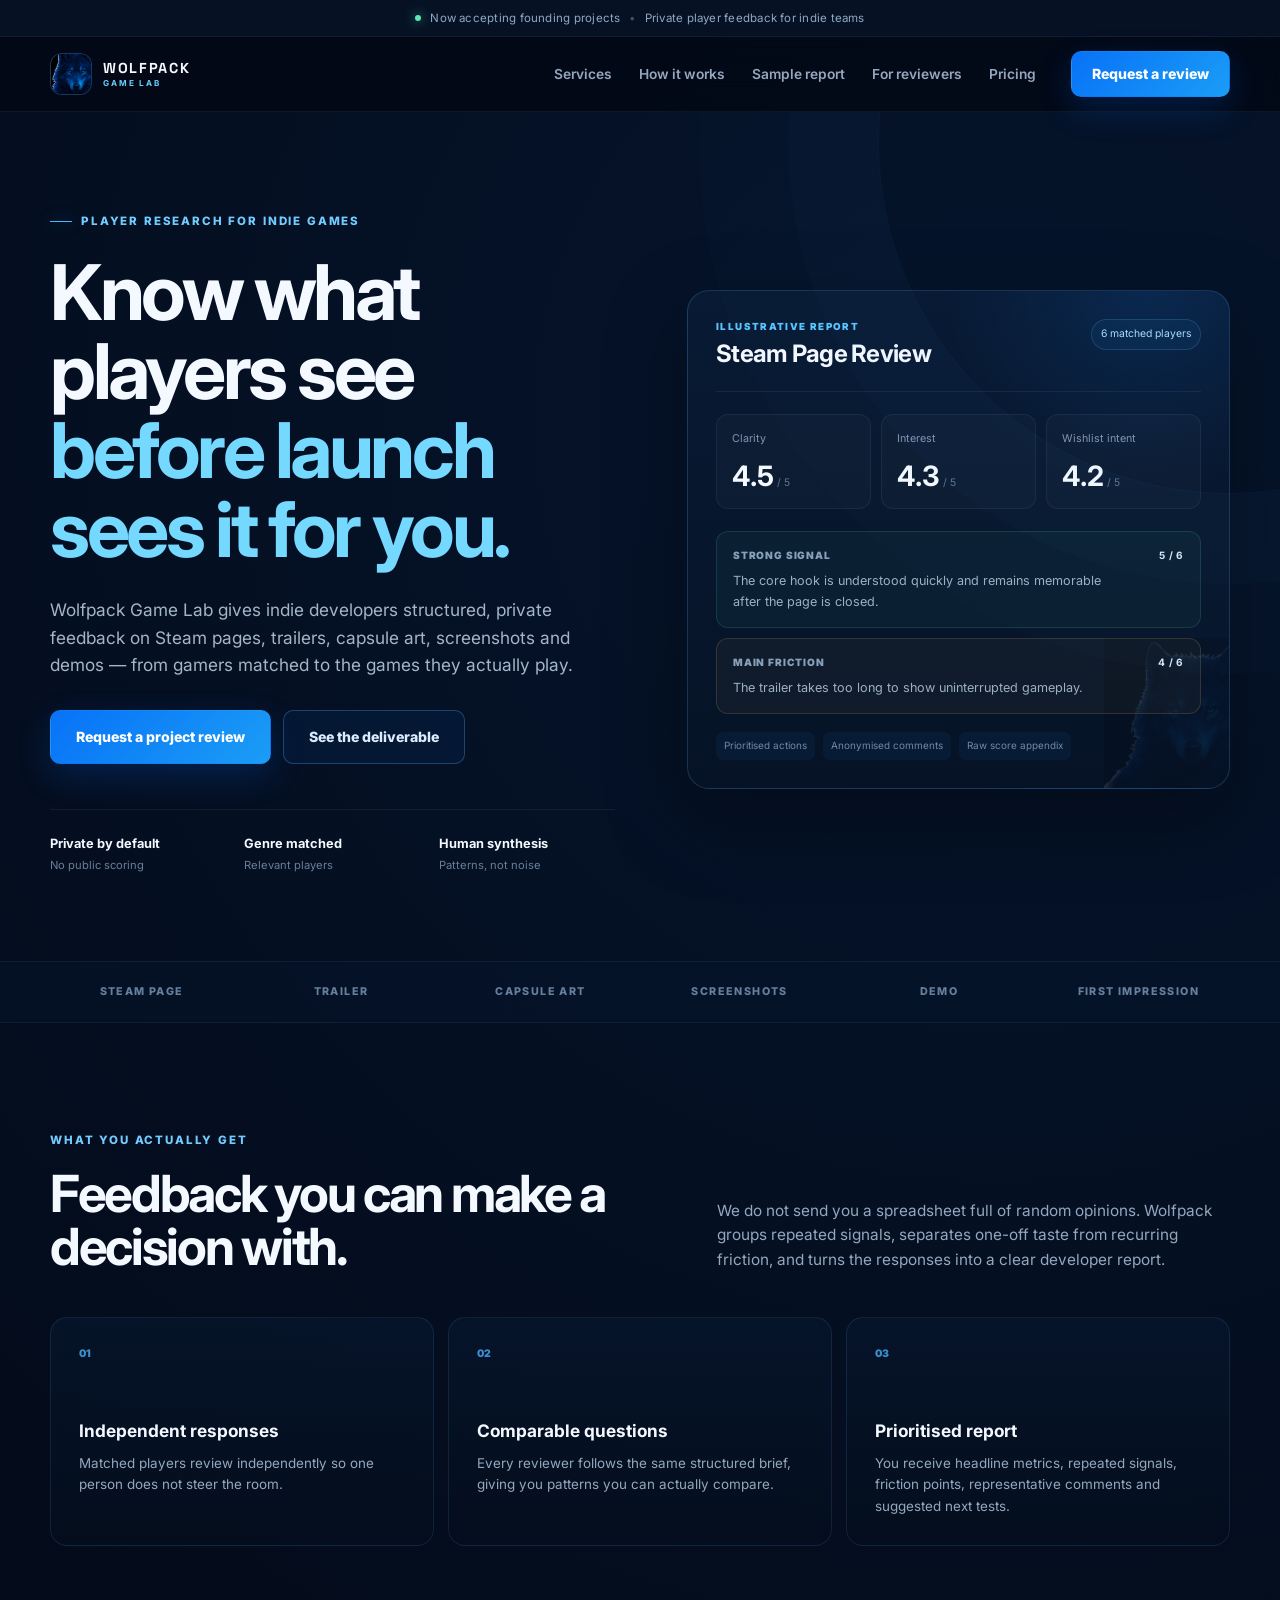
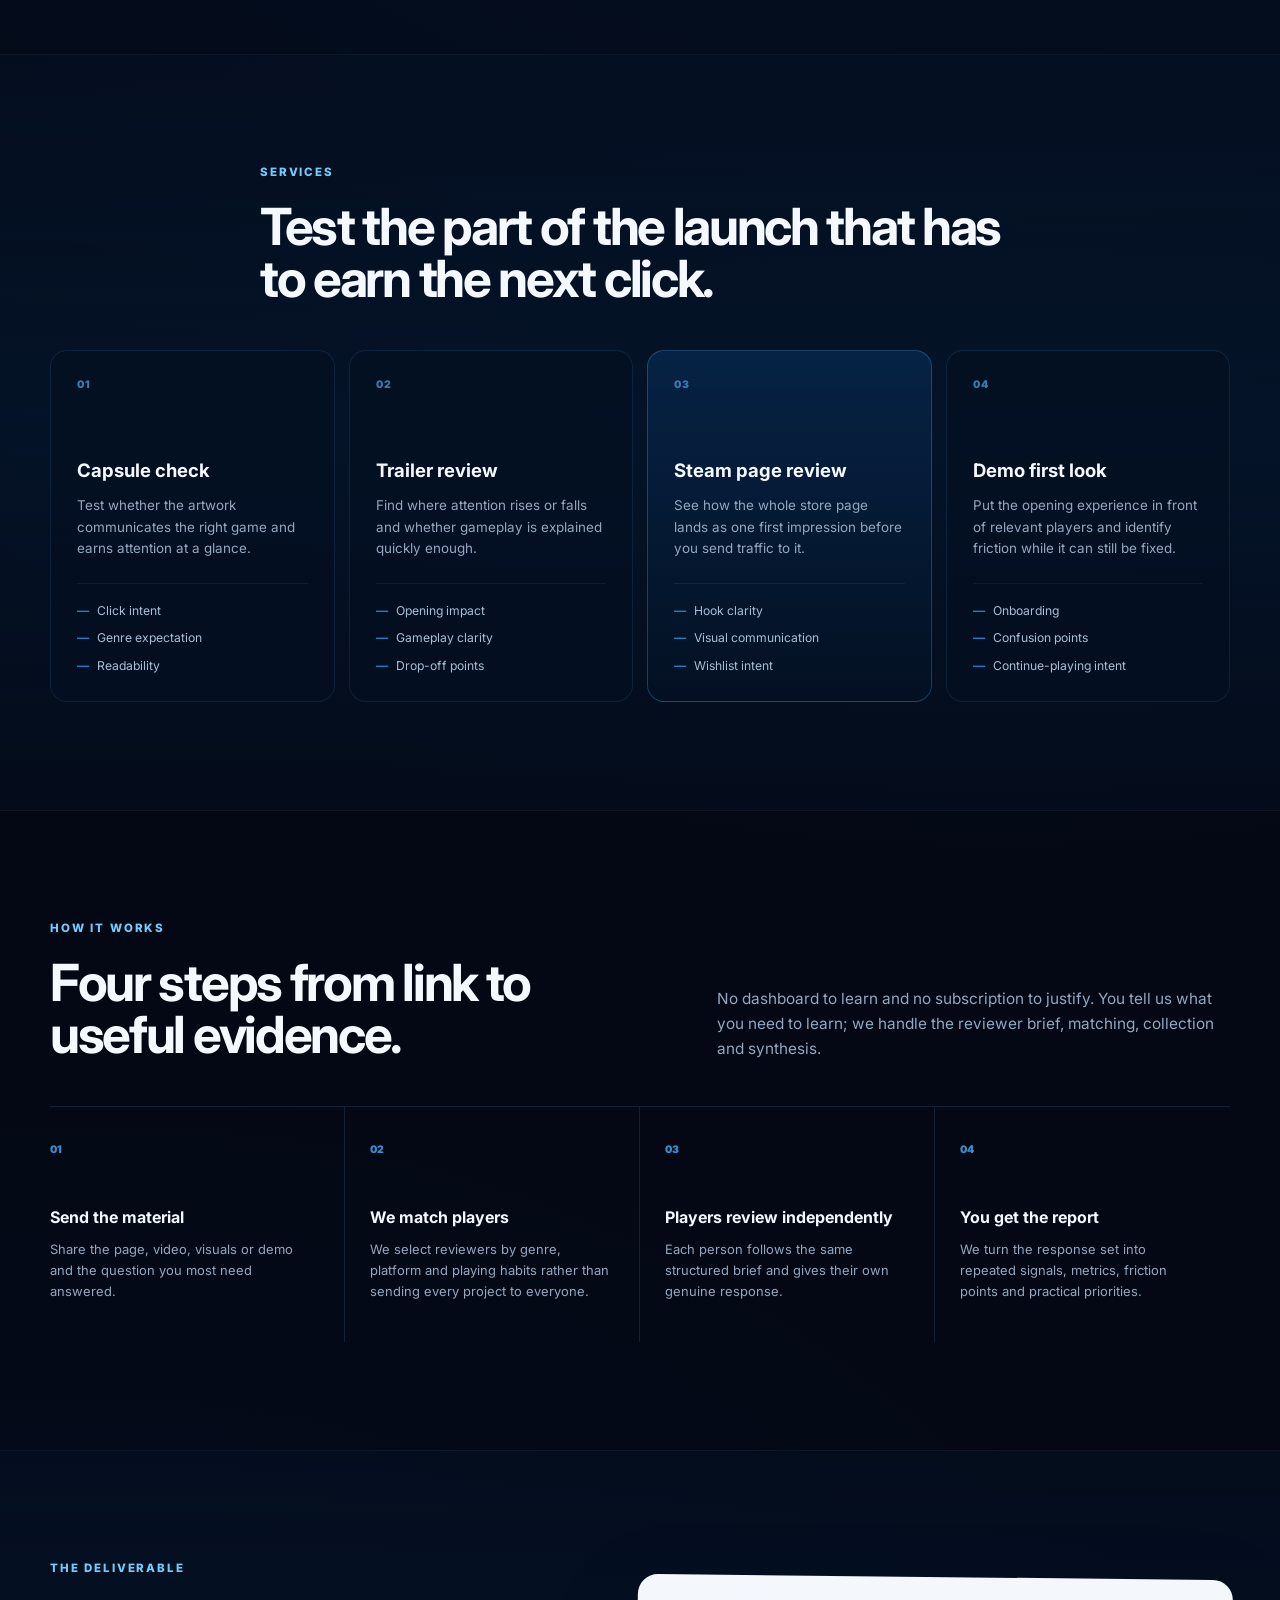
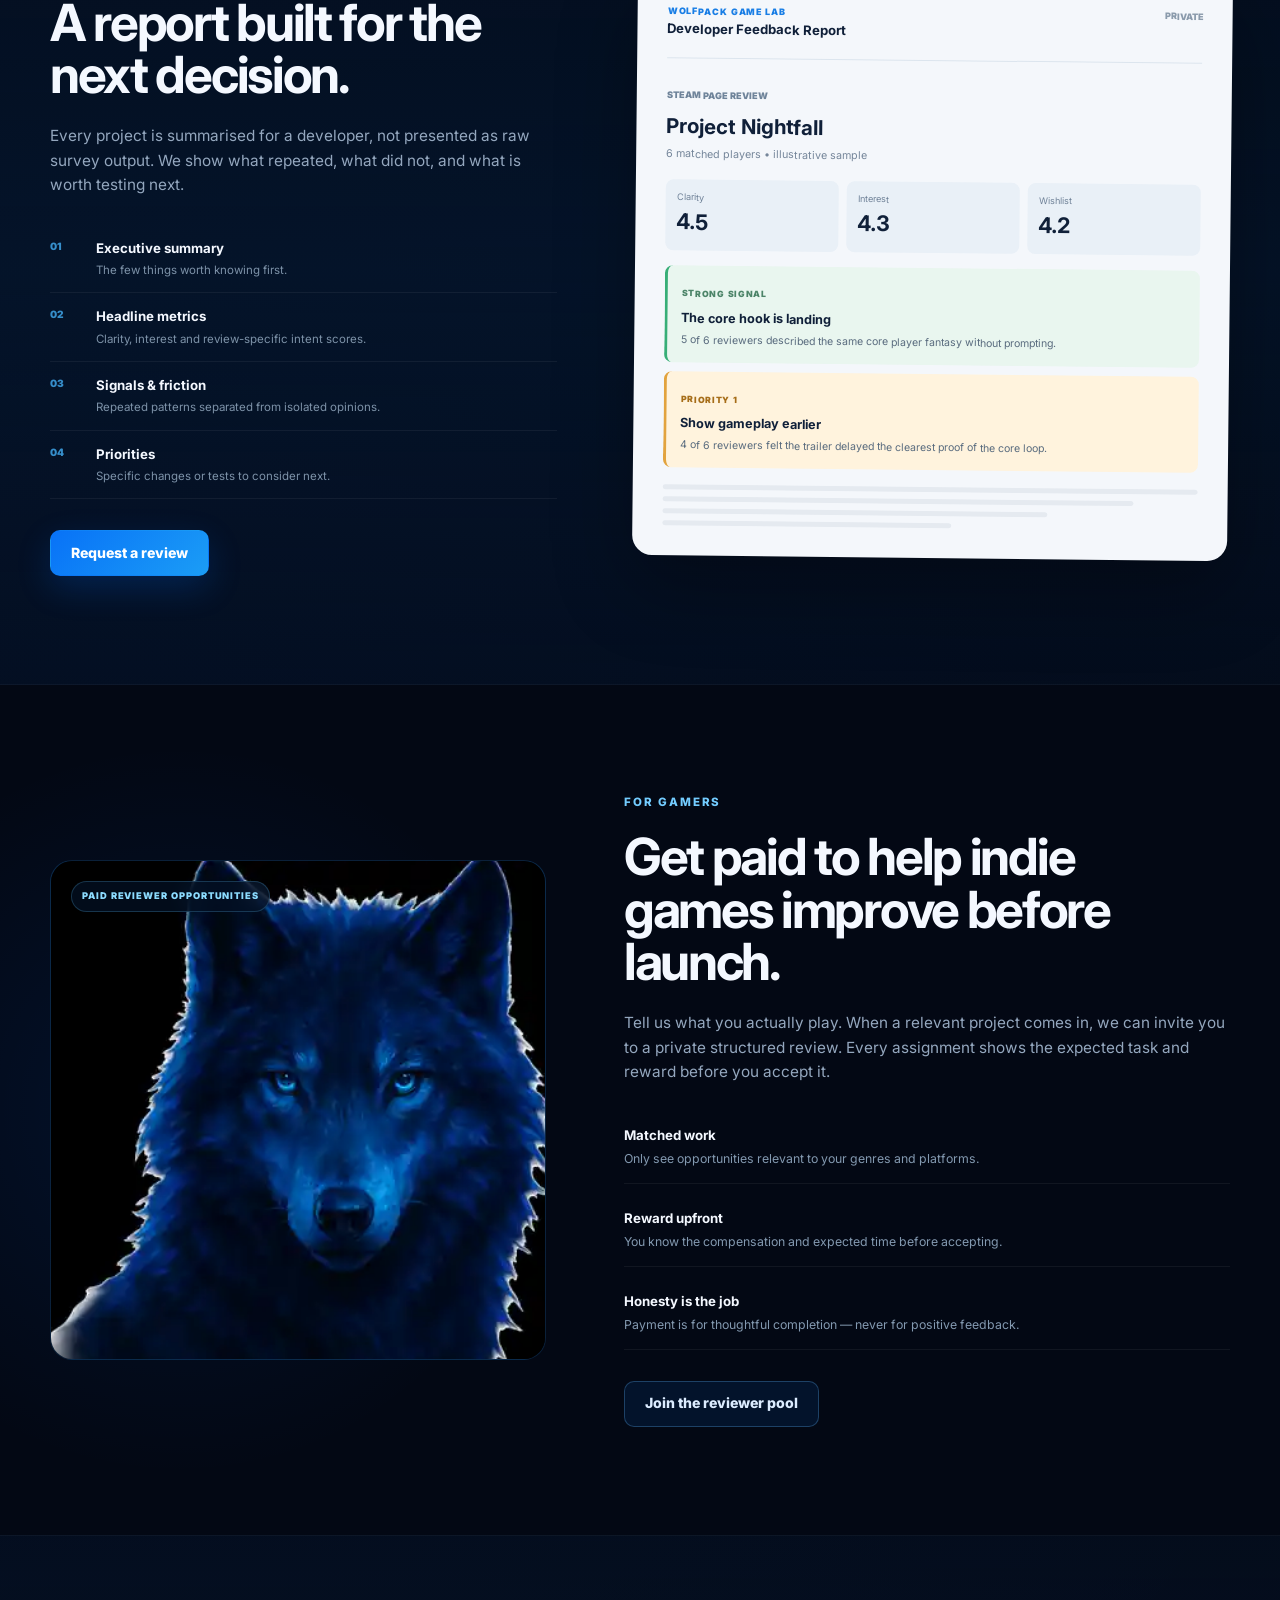
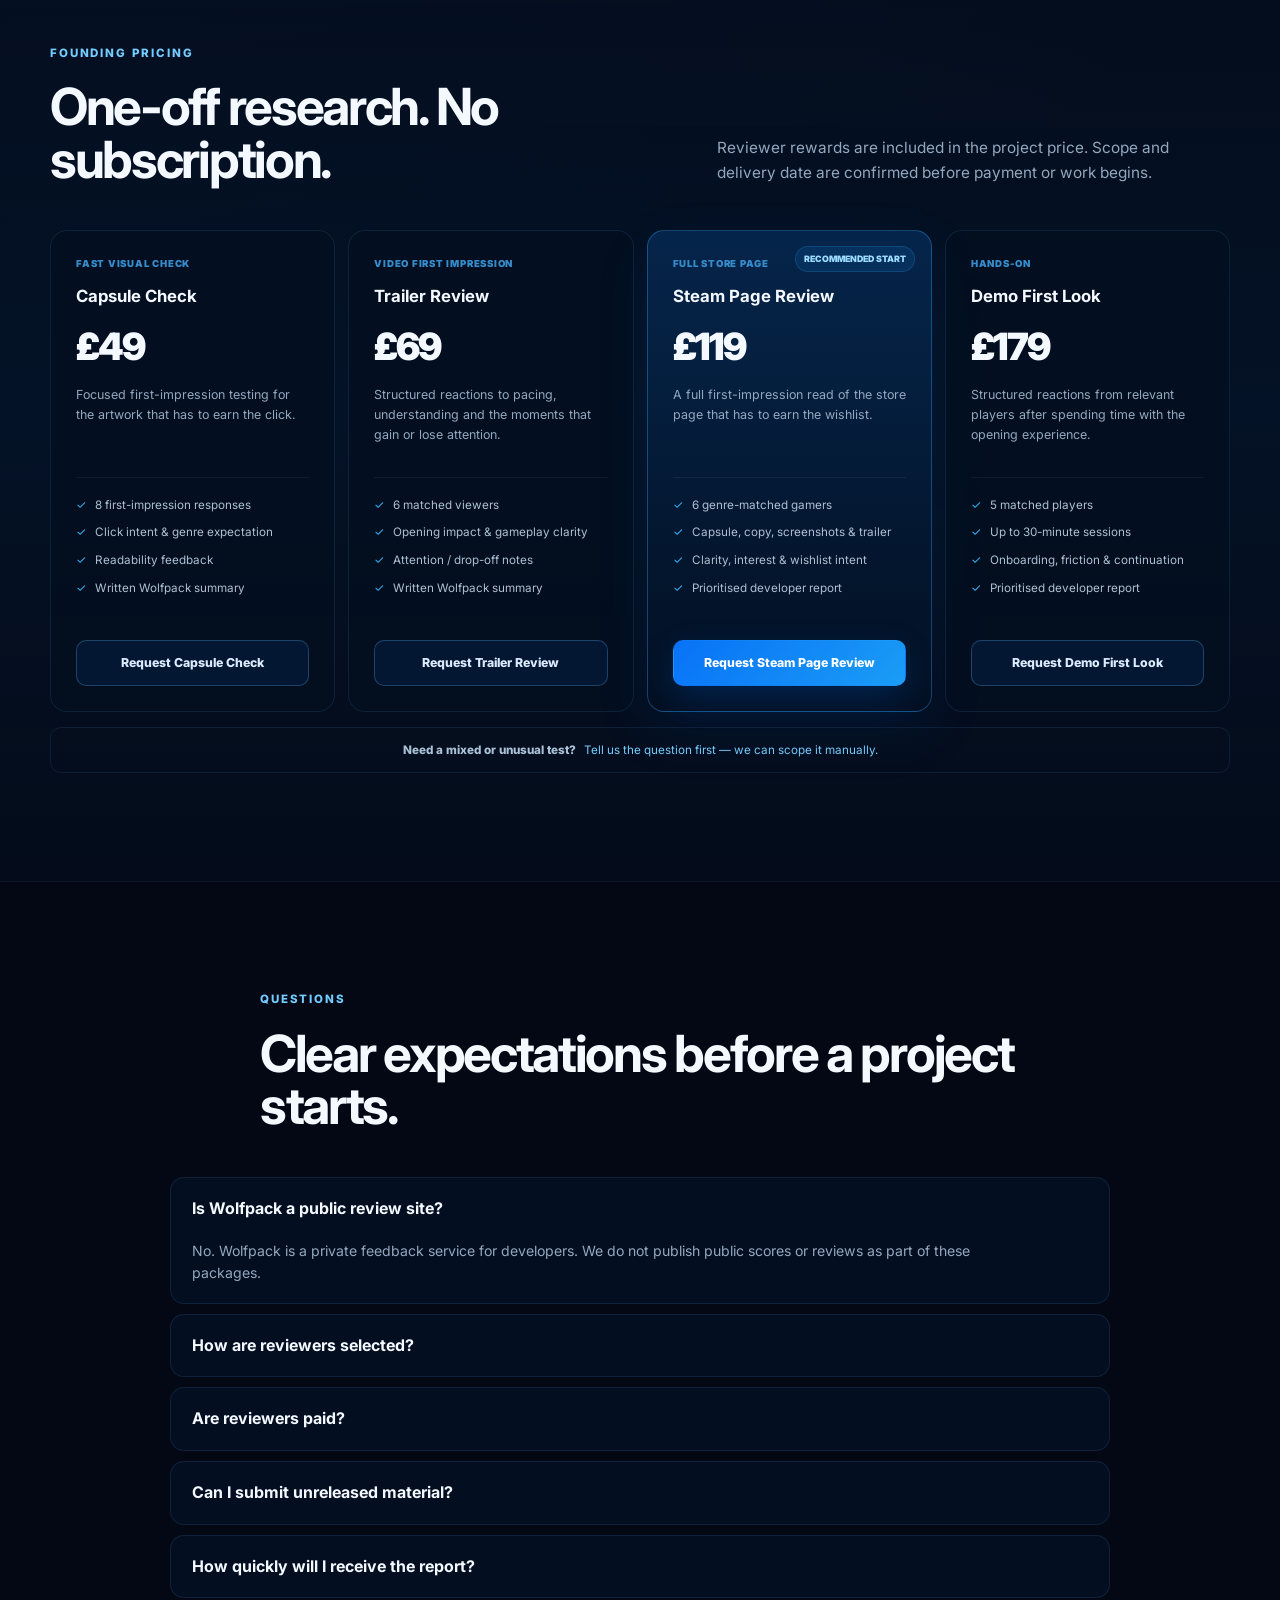
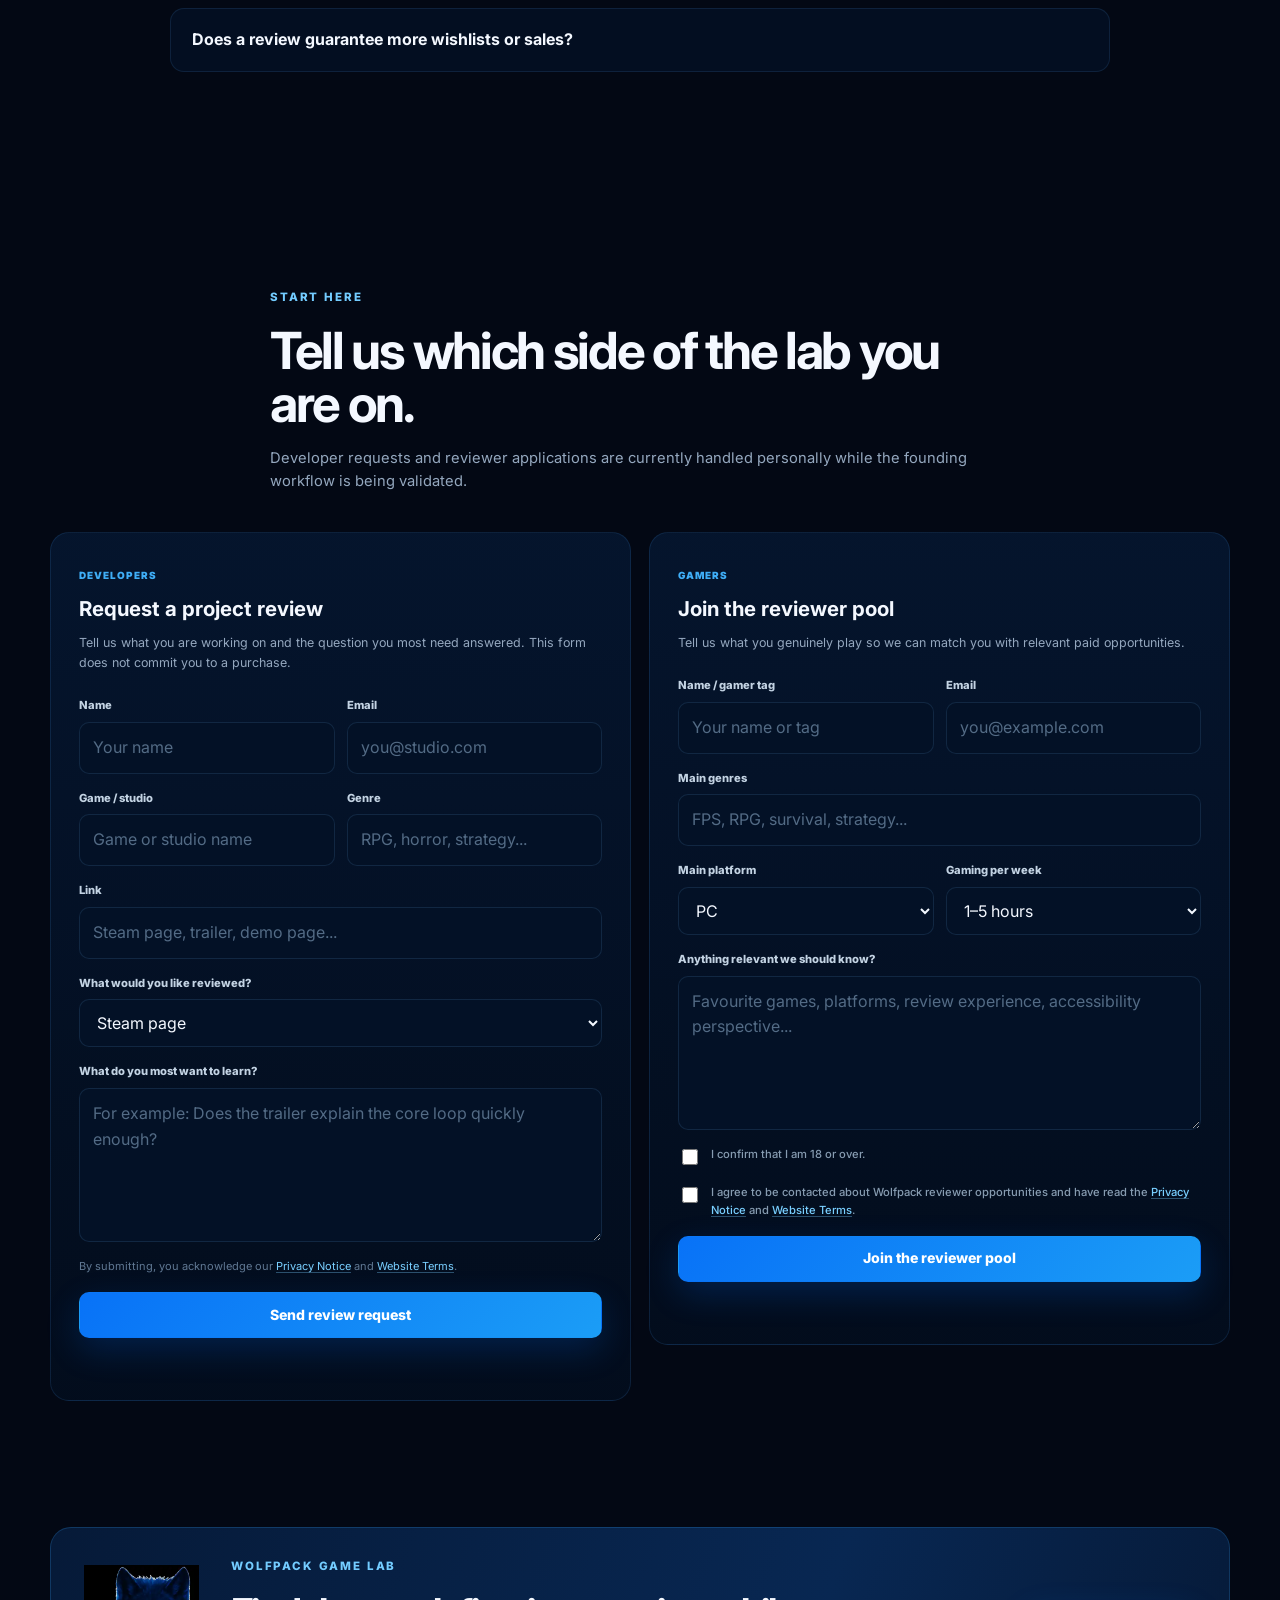
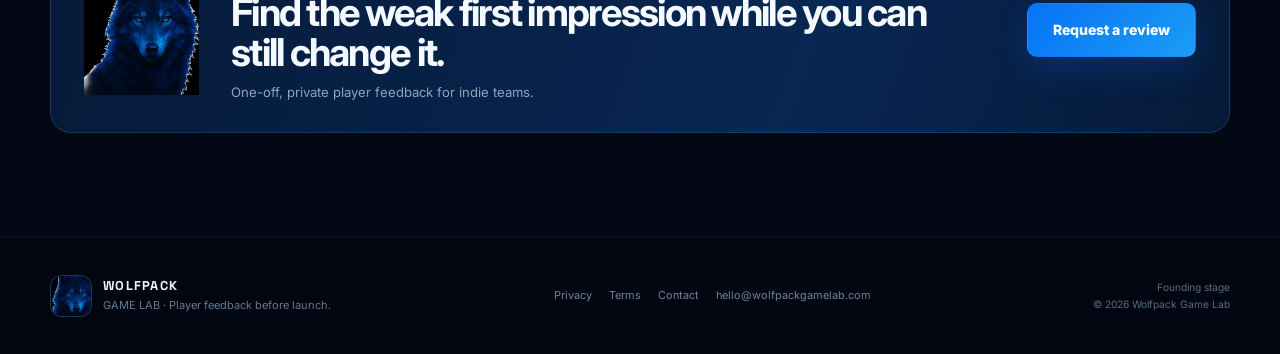
<file: index.html>
<!doctype html>
<html lang="en">
<head>
  <meta charset="utf-8">
  <meta name="viewport" content="width=device-width, initial-scale=1">
  <meta name="description" content="Wolfpack Game Lab gives indie developers structured, private feedback from genre-matched gamers before launch.">
  <meta name="theme-color" content="#030814">
  <meta property="og:type" content="website">
  <meta property="og:title" content="Wolfpack Game Lab — Player feedback before launch">
  <meta property="og:url" content="https://wolfpackgamelab.com/">
  <meta property="og:description" content="Private, structured player feedback for Steam pages, trailers, visuals and demos.">
  <title>Wolfpack Game Lab — Player feedback before launch</title>
  <link rel="canonical" href="https://wolfpackgamelab.com/">

  <link rel="icon" type="image/webp" href="assets/wolfpack-wolf.webp">
  <link rel="preconnect" href="https://fonts.googleapis.com">
  <link rel="preconnect" href="https://fonts.gstatic.com" crossorigin>
  <link href="https://fonts.googleapis.com/css2?family=Inter:wght@400;500;600;700&family=Space+Grotesk:wght@600;700&display=swap" rel="stylesheet">
  <link rel="stylesheet" href="styles.css">
</head>

<body>
  <div class="announcement">
    <div class="container announcement-inner">
      <span class="live-dot"></span>
      <span>Now accepting founding projects</span>
      <span class="announcement-sep">•</span>
      <span>Private player feedback for indie teams</span>
    </div>
  </div>

  <header class="site-header">
    <div class="container nav">
      <a href="#top" class="brand" aria-label="Wolfpack Game Lab home">
        <span class="brand-icon"><img src="assets/wolfpack-wolf.webp" alt=""></span>
        <span class="brand-wordmark">WOLFPACK<small>GAME LAB</small></span>
      </a>
      <nav class="desktop-nav" aria-label="Primary navigation">
        <a href="#service">Services</a>
        <a href="#process">How it works</a>
        <a href="#report">Sample report</a>
        <a href="#reviewers">For reviewers</a>
        <a href="#pricing">Pricing</a>
      </nav>
      <a class="button button-primary nav-cta" href="#developer-form">Request a review</a>
      <button class="menu-button" type="button" aria-label="Open navigation" aria-expanded="false"><span></span><span></span><span></span></button>
    </div>
    <div class="mobile-nav" hidden>
      <a href="#service">Services</a>
      <a href="#process">How it works</a>
      <a href="#report">Sample report</a>
      <a href="#reviewers">For reviewers</a>
      <a href="#pricing">Pricing</a>
      <a class="button button-primary" href="#developer-form">Request a review</a>
    </div>
  </header>

  <main id="top">
    <section class="hero section-shell">
      <div class="container hero-grid">
        <div class="hero-copy">
          <div class="eyebrow">PLAYER RESEARCH FOR INDIE GAMES</div>
          <h1>Know what players see <em>before launch sees it for you.</em></h1>
          <p class="hero-text">Wolfpack Game Lab gives indie developers structured, private feedback on Steam pages, trailers, capsule art, screenshots and demos — from gamers matched to the games they actually play.</p>
          <div class="hero-actions">
            <a class="button button-primary button-large" href="#developer-form">Request a project review</a>
            <a class="button button-ghost button-large" href="#report">See the deliverable</a>
          </div>
          <div class="proof-row">
            <span><b>Private by default</b><small>No public scoring</small></span>
            <span><b>Genre matched</b><small>Relevant players</small></span>
            <span><b>Human synthesis</b><small>Patterns, not noise</small></span>
          </div>
        </div>

        <div class="hero-panel" aria-label="Illustrative Wolfpack feedback report">
          <div class="panel-topline">
            <div><span class="panel-kicker">ILLUSTRATIVE REPORT</span><h2>Steam Page Review</h2></div>
            <span class="panel-status">6 matched players</span>
          </div>
          <div class="score-row">
            <div class="score-card"><span>Clarity</span><strong>4.5</strong><small>/ 5</small></div>
            <div class="score-card"><span>Interest</span><strong>4.3</strong><small>/ 5</small></div>
            <div class="score-card"><span>Wishlist intent</span><strong>4.2</strong><small>/ 5</small></div>
          </div>
          <div class="signal-card signal-positive"><div><span>STRONG SIGNAL</span><strong>5 / 6</strong></div><p>The core hook is understood quickly and remains memorable after the page is closed.</p></div>
          <div class="signal-card signal-caution"><div><span>MAIN FRICTION</span><strong>4 / 6</strong></div><p>The trailer takes too long to show uninterrupted gameplay.</p></div>
          <div class="panel-footer"><span>Prioritised actions</span><span>Anonymised comments</span><span>Raw score appendix</span></div>
          <img class="panel-wolf" src="assets/wolfpack-wolf.webp" alt="">
        </div>
      </div>
    </section>

    <section class="capability-strip">
      <div class="container capability-grid"><span>STEAM PAGE</span><span>TRAILER</span><span>CAPSULE ART</span><span>SCREENSHOTS</span><span>DEMO</span><span>FIRST IMPRESSION</span></div>
    </section>

    <section class="section outcomes-section">
      <div class="container section-head split-head">
        <div><p class="overline">WHAT YOU ACTUALLY GET</p><h2>Feedback you can make a decision with.</h2></div>
        <p>We do not send you a spreadsheet full of random opinions. Wolfpack groups repeated signals, separates one-off taste from recurring friction, and turns the responses into a clear developer report.</p>
      </div>
      <div class="container outcome-grid">
        <article><span class="number">01</span><h3>Independent responses</h3><p>Matched players review independently so one person does not steer the room.</p></article>
        <article><span class="number">02</span><h3>Comparable questions</h3><p>Every reviewer follows the same structured brief, giving you patterns you can actually compare.</p></article>
        <article><span class="number">03</span><h3>Prioritised report</h3><p>You receive headline metrics, repeated signals, friction points, representative comments and suggested next tests.</p></article>
      </div>
    </section>

    <section id="service" class="section section-tinted">
      <div class="container section-head compact-head"><p class="overline">SERVICES</p><h2>Test the part of the launch that has to earn the next click.</h2></div>
      <div class="container service-grid">
        <article class="service-card"><span class="service-no">01</span><h3>Capsule check</h3><p>Test whether the artwork communicates the right game and earns attention at a glance.</p><ul><li>Click intent</li><li>Genre expectation</li><li>Readability</li></ul></article>
        <article class="service-card"><span class="service-no">02</span><h3>Trailer review</h3><p>Find where attention rises or falls and whether gameplay is explained quickly enough.</p><ul><li>Opening impact</li><li>Gameplay clarity</li><li>Drop-off points</li></ul></article>
        <article class="service-card featured-service"><span class="service-no">03</span><h3>Steam page review</h3><p>See how the whole store page lands as one first impression before you send traffic to it.</p><ul><li>Hook clarity</li><li>Visual communication</li><li>Wishlist intent</li></ul></article>
        <article class="service-card"><span class="service-no">04</span><h3>Demo first look</h3><p>Put the opening experience in front of relevant players and identify friction while it can still be fixed.</p><ul><li>Onboarding</li><li>Confusion points</li><li>Continue-playing intent</li></ul></article>
      </div>
    </section>

    <section id="process" class="section">
      <div class="container section-head split-head">
        <div><p class="overline">HOW IT WORKS</p><h2>Four steps from link to useful evidence.</h2></div>
        <p>No dashboard to learn and no subscription to justify. You tell us what you need to learn; we handle the reviewer brief, matching, collection and synthesis.</p>
      </div>
      <div class="container process-grid">
        <article><span>01</span><h3>Send the material</h3><p>Share the page, video, visuals or demo and the question you most need answered.</p></article>
        <article><span>02</span><h3>We match players</h3><p>We select reviewers by genre, platform and playing habits rather than sending every project to everyone.</p></article>
        <article><span>03</span><h3>Players review independently</h3><p>Each person follows the same structured brief and gives their own genuine response.</p></article>
        <article><span>04</span><h3>You get the report</h3><p>We turn the response set into repeated signals, metrics, friction points and practical priorities.</p></article>
      </div>
    </section>

    <section id="report" class="section report-section section-tinted">
      <div class="container report-layout">
        <div class="report-copy">
          <p class="overline">THE DELIVERABLE</p>
          <h2>A report built for the next decision.</h2>
          <p>Every project is summarised for a developer, not presented as raw survey output. We show what repeated, what did not, and what is worth testing next.</p>
          <div class="deliverable-list">
            <div><span>01</span><strong>Executive summary</strong><small>The few things worth knowing first.</small></div>
            <div><span>02</span><strong>Headline metrics</strong><small>Clarity, interest and review-specific intent scores.</small></div>
            <div><span>03</span><strong>Signals & friction</strong><small>Repeated patterns separated from isolated opinions.</small></div>
            <div><span>04</span><strong>Priorities</strong><small>Specific changes or tests to consider next.</small></div>
          </div>
          <a class="button button-primary" href="#developer-form">Request a review</a>
        </div>
        <div class="report-paper">
          <div class="paper-head"><div><small>WOLFPACK GAME LAB</small><strong>Developer Feedback Report</strong></div><span>PRIVATE</span></div>
          <div class="paper-project"><small>STEAM PAGE REVIEW</small><h3>Project Nightfall</h3><p>6 matched players • illustrative sample</p></div>
          <div class="paper-metrics"><div><span>Clarity</span><b>4.5</b></div><div><span>Interest</span><b>4.3</b></div><div><span>Wishlist</span><b>4.2</b></div></div>
          <div class="paper-block"><span>STRONG SIGNAL</span><h4>The core hook is landing</h4><p>5 of 6 reviewers described the same core player fantasy without prompting.</p></div>
          <div class="paper-block paper-warning"><span>PRIORITY 1</span><h4>Show gameplay earlier</h4><p>4 of 6 reviewers felt the trailer delayed the clearest proof of the core loop.</p></div>
          <div class="paper-lines"><i></i><i></i><i></i><i></i></div>
        </div>
      </div>
    </section>

    <section id="reviewers" class="section reviewer-section">
      <div class="container reviewer-layout">
        <div class="reviewer-card-art">
          <div class="reviewer-badge">PAID REVIEWER OPPORTUNITIES</div>
          <img src="assets/wolfpack-wolf.webp" alt="Wolfpack blue wolf">
        </div>
        <div class="reviewer-copy">
          <p class="overline">FOR GAMERS</p>
          <h2>Get paid to help indie games improve before launch.</h2>
          <p>Tell us what you actually play. When a relevant project comes in, we can invite you to a private structured review. Every assignment shows the expected task and reward before you accept it.</p>
          <div class="reviewer-benefits">
            <div><b>Matched work</b><span>Only see opportunities relevant to your genres and platforms.</span></div>
            <div><b>Reward upfront</b><span>You know the compensation and expected time before accepting.</span></div>
            <div><b>Honesty is the job</b><span>Payment is for thoughtful completion — never for positive feedback.</span></div>
          </div>
          <a class="button button-ghost" href="#reviewer-form">Join the reviewer pool</a>
        </div>
      </div>
    </section>

    <section id="pricing" class="section section-tinted">
      <div class="container section-head split-head pricing-head">
        <div><p class="overline">FOUNDING PRICING</p><h2>One-off research. No subscription.</h2></div>
        <p>Reviewer rewards are included in the project price. Scope and delivery date are confirmed before payment or work begins.</p>
      </div>
      <div class="container pricing-grid">
        <article class="price-card">
          <span class="price-type">FAST VISUAL CHECK</span><h3>Capsule Check</h3><div class="price">£49</div><p>Focused first-impression testing for the artwork that has to earn the click.</p>
          <ul><li>8 first-impression responses</li><li>Click intent & genre expectation</li><li>Readability feedback</li><li>Written Wolfpack summary</li></ul>
          <a href="https://buy.stripe.com/fZu00ia579d3dLQ8PU9ws04" class="button button-ghost">Request Capsule Check</a>
        </article>
        <article class="price-card">
          <span class="price-type">VIDEO FIRST IMPRESSION</span><h3>Trailer Review</h3><div class="price">£69</div><p>Structured reactions to pacing, understanding and the moments that gain or lose attention.</p>
          <ul><li>6 matched viewers</li><li>Opening impact & gameplay clarity</li><li>Attention / drop-off notes</li><li>Written Wolfpack summary</li></ul>
          <a href="https://buy.stripe.com/28EeVc9131KB37c9TY9ws06" class="button button-ghost">Request Trailer Review</a>
        </article>
        <article class="price-card featured-price">
          <span class="featured-tag">RECOMMENDED START</span><span class="price-type">FULL STORE PAGE</span><h3>Steam Page Review</h3><div class="price">£119</div><p>A full first-impression read of the store page that has to earn the wishlist.</p>
          <ul><li>6 genre-matched gamers</li><li>Capsule, copy, screenshots & trailer</li><li>Clarity, interest & wishlist intent</li><li>Prioritised developer report</li></ul>
          <a href="https://buy.stripe.com/5kQcN4dhj9d30Z4c269ws05" class="button button-primary">Request Steam Page Review</a>
        </article>
        <article class="price-card">
          <span class="price-type">HANDS-ON</span><h3>Demo First Look</h3><div class="price">£179</div><p>Structured reactions from relevant players after spending time with the opening experience.</p>
          <ul><li>5 matched players</li><li>Up to 30-minute sessions</li><li>Onboarding, friction & continuation</li><li>Prioritised developer report</li></ul>
          <a href="https://buy.stripe.com/eVqeVcfpr4WNePU8PU9ws07" class="button button-ghost">Request Demo First Look</a>
        </article>
      </div>
      <div class="container pricing-note"><span>Need a mixed or unusual test?</span><a href="#developer-form">Tell us the question first — we can scope it manually.</a></div>
    </section>

    <section id="faq" class="section">
      <div class="container section-head compact-head"><p class="overline">QUESTIONS</p><h2>Clear expectations before a project starts.</h2></div>
      <div class="container faq-grid">
        <details open><summary>Is Wolfpack a public review site?</summary><p>No. Wolfpack is a private feedback service for developers. We do not publish public scores or reviews as part of these packages.</p></details>
        <details><summary>How are reviewers selected?</summary><p>Reviewers are matched using the genres, platforms and playing habits they give us when joining the pool. Matching is handled manually during the founding stage.</p></details>
        <details><summary>Are reviewers paid?</summary><p>Yes. Paid assignments show the expected task and reward before a reviewer accepts. Compensation is for thoughtful completion, not for giving positive feedback.</p></details>
        <details><summary>Can I submit unreleased material?</summary><p>Yes, where the project and access method are appropriate. Private material is handled separately from public-page reviews, and additional confidentiality terms can be agreed when needed.</p></details>
        <details><summary>How quickly will I receive the report?</summary><p>We confirm a delivery date before accepting the project. Reviewer availability and the scope of the material affect timing, so we do not promise a generic automated turnaround.</p></details>
        <details><summary>Does a review guarantee more wishlists or sales?</summary><p>No. Player feedback is directional research. It helps you understand how a relevant sample experiences the material; product and marketing decisions remain yours.</p></details>
      </div>
    </section>

    <section class="section forms-section">
      <div class="container forms-head"><p class="overline">START HERE</p><h2>Tell us which side of the lab you are on.</h2><p>Developer requests and reviewer applications are currently handled personally while the founding workflow is being validated.</p></div>
      <div class="container forms-grid">
        <article id="developer-form" class="form-panel">
          <div class="form-title"><span>DEVELOPERS</span><h3>Request a project review</h3><p>Tell us what you are working on and the question you most need answered. This form does not commit you to a purchase.</p></div>
          <form name="developer-request" method="POST" netlify data-netlify="true" netlify-honeypot="bot-field" class="wolf-form">
            <input type="hidden" name="form-name" value="developer-request"><input type="hidden" name="subject" value="New Wolfpack developer request"><p class="hidden"><label>Do not fill this out <input name="bot-field"></label></p>
            <div class="field-row"><label><span>Name</span><input required type="text" name="name" placeholder="Your name"></label><label><span>Email</span><input required type="email" name="email" placeholder="you@studio.com"></label></div>
            <div class="field-row"><label><span>Game / studio</span><input required type="text" name="game" placeholder="Game or studio name"></label><label><span>Genre</span><input type="text" name="genre" placeholder="RPG, horror, strategy..."></label></div>
            <label><span>Link</span><input required type="url" name="link" placeholder="Steam page, trailer, demo page..."></label>
            <label><span>What would you like reviewed?</span><select name="review-type"><option>Steam page</option><option>Trailer</option><option>Capsule art</option><option>Screenshots</option><option>Demo</option><option>Not sure yet</option></select></label>
            <label><span>What do you most want to learn?</span><textarea name="question" rows="5" placeholder="For example: Does the trailer explain the core loop quickly enough?"></textarea></label>
            <p class="form-small">By submitting, you acknowledge our <a class="inline-link" href="privacy.html">Privacy Notice</a> and <a class="inline-link" href="terms.html">Website Terms</a>.</p>
            <button class="button button-primary full-width" type="submit">Send review request</button><div class="form-message" aria-live="polite"></div>
          </form>
        </article>

        <article id="reviewer-form" class="form-panel">
          <div class="form-title"><span>GAMERS</span><h3>Join the reviewer pool</h3><p>Tell us what you genuinely play so we can match you with relevant paid opportunities.</p></div>
          <form name="reviewer-application" method="POST" data-netlify="true" netlify-honeypot="bot-field" class="wolf-form">
            <input type="hidden" name="form-name" value="reviewer-application"><input type="hidden" name="subject" value="New Wolfpack reviewer application"><p class="hidden"><label>Do not fill this out <input name="bot-field"></label></p>
            <div class="field-row"><label><span>Name / gamer tag</span><input required type="text" name="name" placeholder="Your name or tag"></label><label><span>Email</span><input required type="email" name="email" placeholder="you@example.com"></label></div>
            <label><span>Main genres</span><input required type="text" name="genres" placeholder="FPS, RPG, survival, strategy..."></label>
            <div class="field-row"><label><span>Main platform</span><select name="platform"><option>PC</option><option>Steam Deck / handheld PC</option><option>PlayStation</option><option>Xbox</option><option>Switch</option><option>Multiple</option></select></label><label><span>Gaming per week</span><select name="hours"><option>1–5 hours</option><option>6–10 hours</option><option>11–20 hours</option><option>21–30 hours</option><option>30+ hours</option></select></label></div>
            <label><span>Anything relevant we should know?</span><textarea name="notes" rows="5" placeholder="Favourite games, platforms, review experience, accessibility perspective..."></textarea></label>
            <label class="consent"><input required type="checkbox" name="age-confirmation" value="18-or-over"><span>I confirm that I am 18 or over.</span></label>
            <label class="consent"><input required type="checkbox" name="contact-consent" value="yes"><span>I agree to be contacted about Wolfpack reviewer opportunities and have read the <a class="inline-link" href="privacy.html">Privacy Notice</a> and <a class="inline-link" href="terms.html">Website Terms</a>.</span></label>
            <button class="button button-primary full-width" type="submit">Join the reviewer pool</button><div class="form-message" aria-live="polite"></div>
          </form>
        </article>
      </div>
    </section>

    <section class="final-cta">
      <div class="container cta-box">
        <div class="cta-wolf"><img src="assets/wolfpack-wolf.webp" alt=""></div>
        <div><p class="overline">WOLFPACK GAME LAB</p><h2>Find the weak first impression while you can still change it.</h2><p>One-off, private player feedback for indie teams.</p></div>
        <a class="button button-primary button-large" href="#developer-form">Request a review</a>
      </div>
    </section>
  </main>

  <footer>
    <div class="container footer-grid">
      <div class="footer-brand"><span class="brand-icon"><img src="assets/wolfpack-wolf.webp" alt=""></span><div><strong>WOLFPACK</strong><span>GAME LAB · Player feedback before launch.</span></div></div>
      <nav class="footer-links" aria-label="Legal and contact"><a href="privacy.html">Privacy</a><a href="terms.html">Terms</a><a href="contact.html">Contact</a><a href="mailto:hello@wolfpackgamelab.com">hello@wolfpackgamelab.com</a></nav>
      <div class="footer-note"><span>Founding stage</span><span>© <span id="year"></span> Wolfpack Game Lab</span></div>
    </div>
  </footer>
  <script src="script.js"></script>
</body>
</html>
</file>
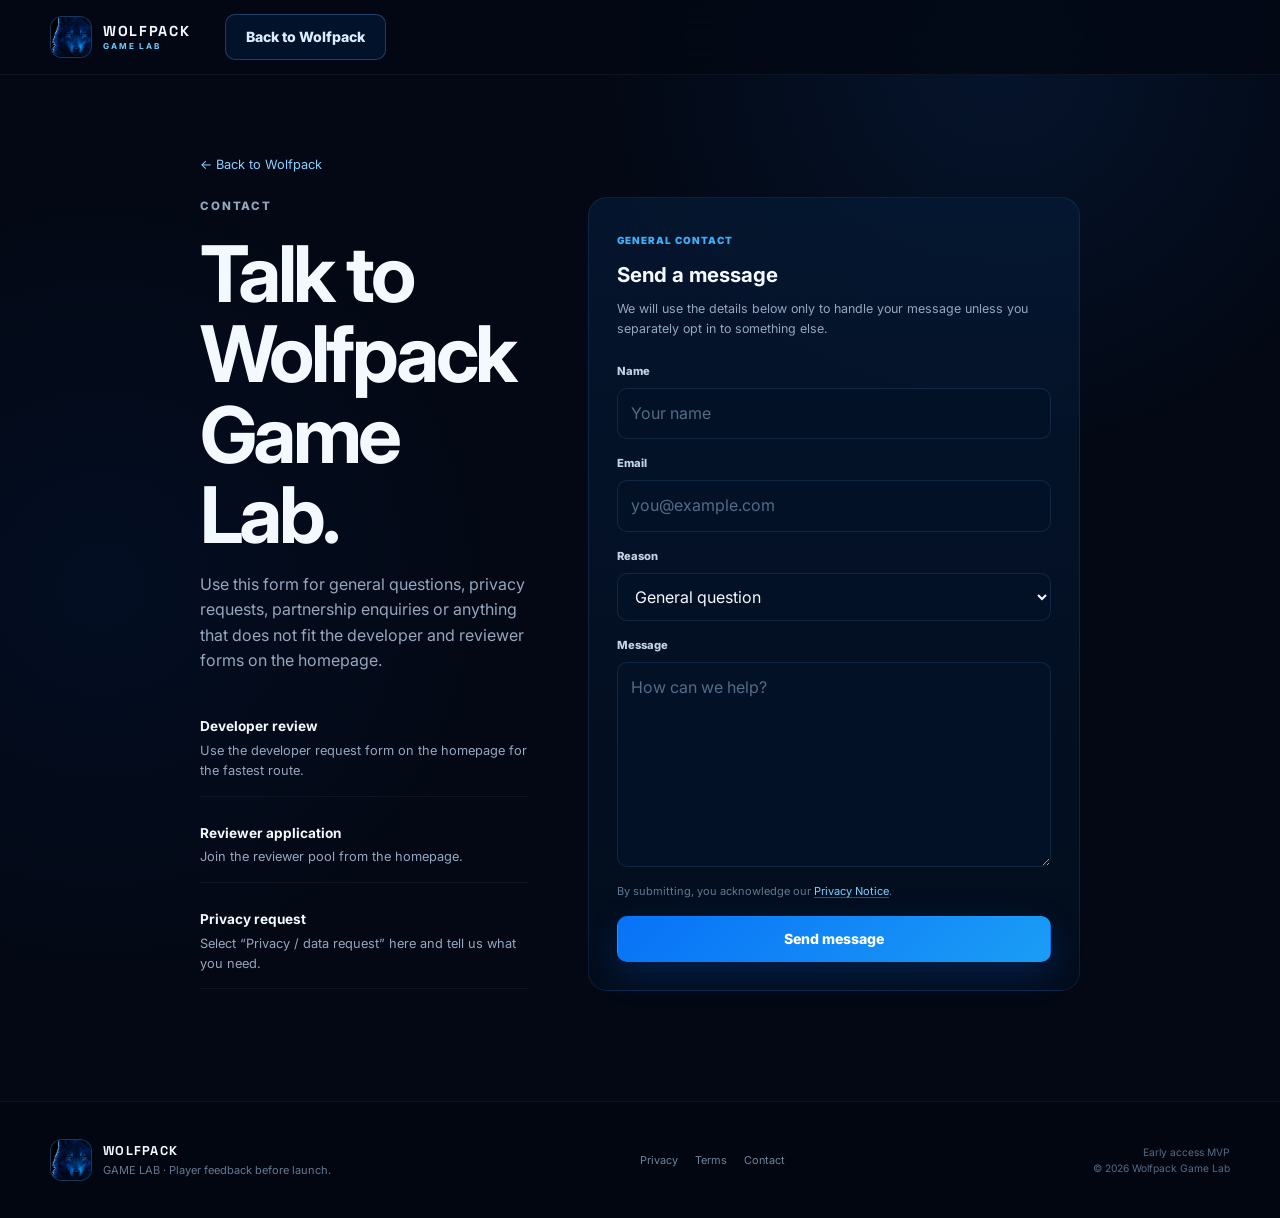
<file: contact.html>
<!doctype html>
<html lang="en">
<head>
  <meta charset="utf-8">
  <meta name="viewport" content="width=device-width, initial-scale=1">
  <meta name="description" content="Contact Wolfpack about developer reviews, reviewer applications, privacy or general questions.">
  <meta name="theme-color" content="#020815">
  <title>Contact — Wolfpack Game Lab</title>
  <link rel="canonical" href="https://wolfpackgamelab.com/contact.html">
  <link rel="icon" type="image/webp" href="assets/wolfpack-wolf.webp">
  <link rel="preconnect" href="https://fonts.googleapis.com">
  <link rel="preconnect" href="https://fonts.gstatic.com" crossorigin>
  <link href="https://fonts.googleapis.com/css2?family=Inter:wght@400;500;600;700&family=Space+Grotesk:wght@600;700&display=swap" rel="stylesheet">
  <link rel="stylesheet" href="styles.css">
</head>
<body>
  <header class="site-header">
    <div class="container nav">
      <a href="index.html" class="brand" aria-label="Wolfpack Game Lab home">
        <span class="brand-icon"><img src="assets/wolfpack-wolf.webp" alt=""></span>
        <span class="brand-wordmark">WOLFPACK<small>GAME LAB</small></span>
      </a>
      <a class="button button-ghost nav-cta" href="index.html">Back to Wolfpack</a>
    </div>
  </header>
  <main class="legal-main">
    <div class="legal-wrap">
      <a class="legal-back" href="index.html">← Back to Wolfpack</a>
      <div class="contact-layout">
        <div class="contact-copy">
          <p class="overline">CONTACT</p>
          <h1>Talk to Wolfpack Game Lab.</h1>
          <p>Use this form for general questions, privacy requests, partnership enquiries or anything that does not fit the developer and reviewer forms on the homepage.</p>
          <div class="contact-options">
            <div><strong>Developer review</strong><span>Use the developer request form on the homepage for the fastest route.</span></div>
            <div><strong>Reviewer application</strong><span>Join the reviewer pool from the homepage.</span></div>
            <div><strong>Privacy request</strong><span>Select “Privacy / data request” here and tell us what you need.</span></div>
          </div>
        </div>

        <article class="form-panel">
          <div class="form-title">
            <span>GENERAL CONTACT</span>
            <h3>Send a message</h3>
            <p>We will use the details below only to handle your message unless you separately opt in to something else.</p>
          </div>
          <form name="general-contact" method="POST" netlify data-netlify="true" netlify-honeypot="bot-field" class="wolf-form">
            <input type="hidden" name="form-name" value="general-contact">
            <input type="hidden" name="subject" value="New Wolfpack contact message">
            <p class="hidden"><label>Do not fill this out <input name="bot-field"></label></p>
            <label><span>Name</span><input required type="text" name="name" placeholder="Your name"></label>
            <label><span>Email</span><input required type="email" name="email" placeholder="you@example.com"></label>
            <label>
              <span>Reason</span>
              <select name="reason">
                <option>General question</option>
                <option>Developer enquiry</option>
                <option>Reviewer enquiry</option>
                <option>Partnership</option>
                <option>Privacy / data request</option>
                <option>Other</option>
              </select>
            </label>
            <label><span>Message</span><textarea required name="message" rows="7" placeholder="How can we help?"></textarea></label>
            <p class="form-small">By submitting, you acknowledge our <a class="inline-link" href="privacy.html">Privacy Notice</a>.</p>
            <button class="button button-primary full-width" type="submit">Send message</button>
          </form>
        </article>
      </div>
    </div>
  </main>
  <footer>
    <div class="container footer-grid">
      <div class="footer-brand">
        <span class="brand-icon"><img src="assets/wolfpack-wolf.webp" alt=""></span>
        <div><strong>WOLFPACK</strong><span>GAME LAB · Player feedback before launch.</span></div>
      </div>
      <nav class="footer-links" aria-label="Legal and contact">
        <a href="privacy.html">Privacy</a>
        <a href="terms.html">Terms</a>
        <a href="contact.html">Contact</a>
      </nav>
      <div class="footer-note"><span>Early access MVP</span><span>© 2026 Wolfpack Game Lab</span></div>
    </div>
  </footer>
</body>
</html>
</file>
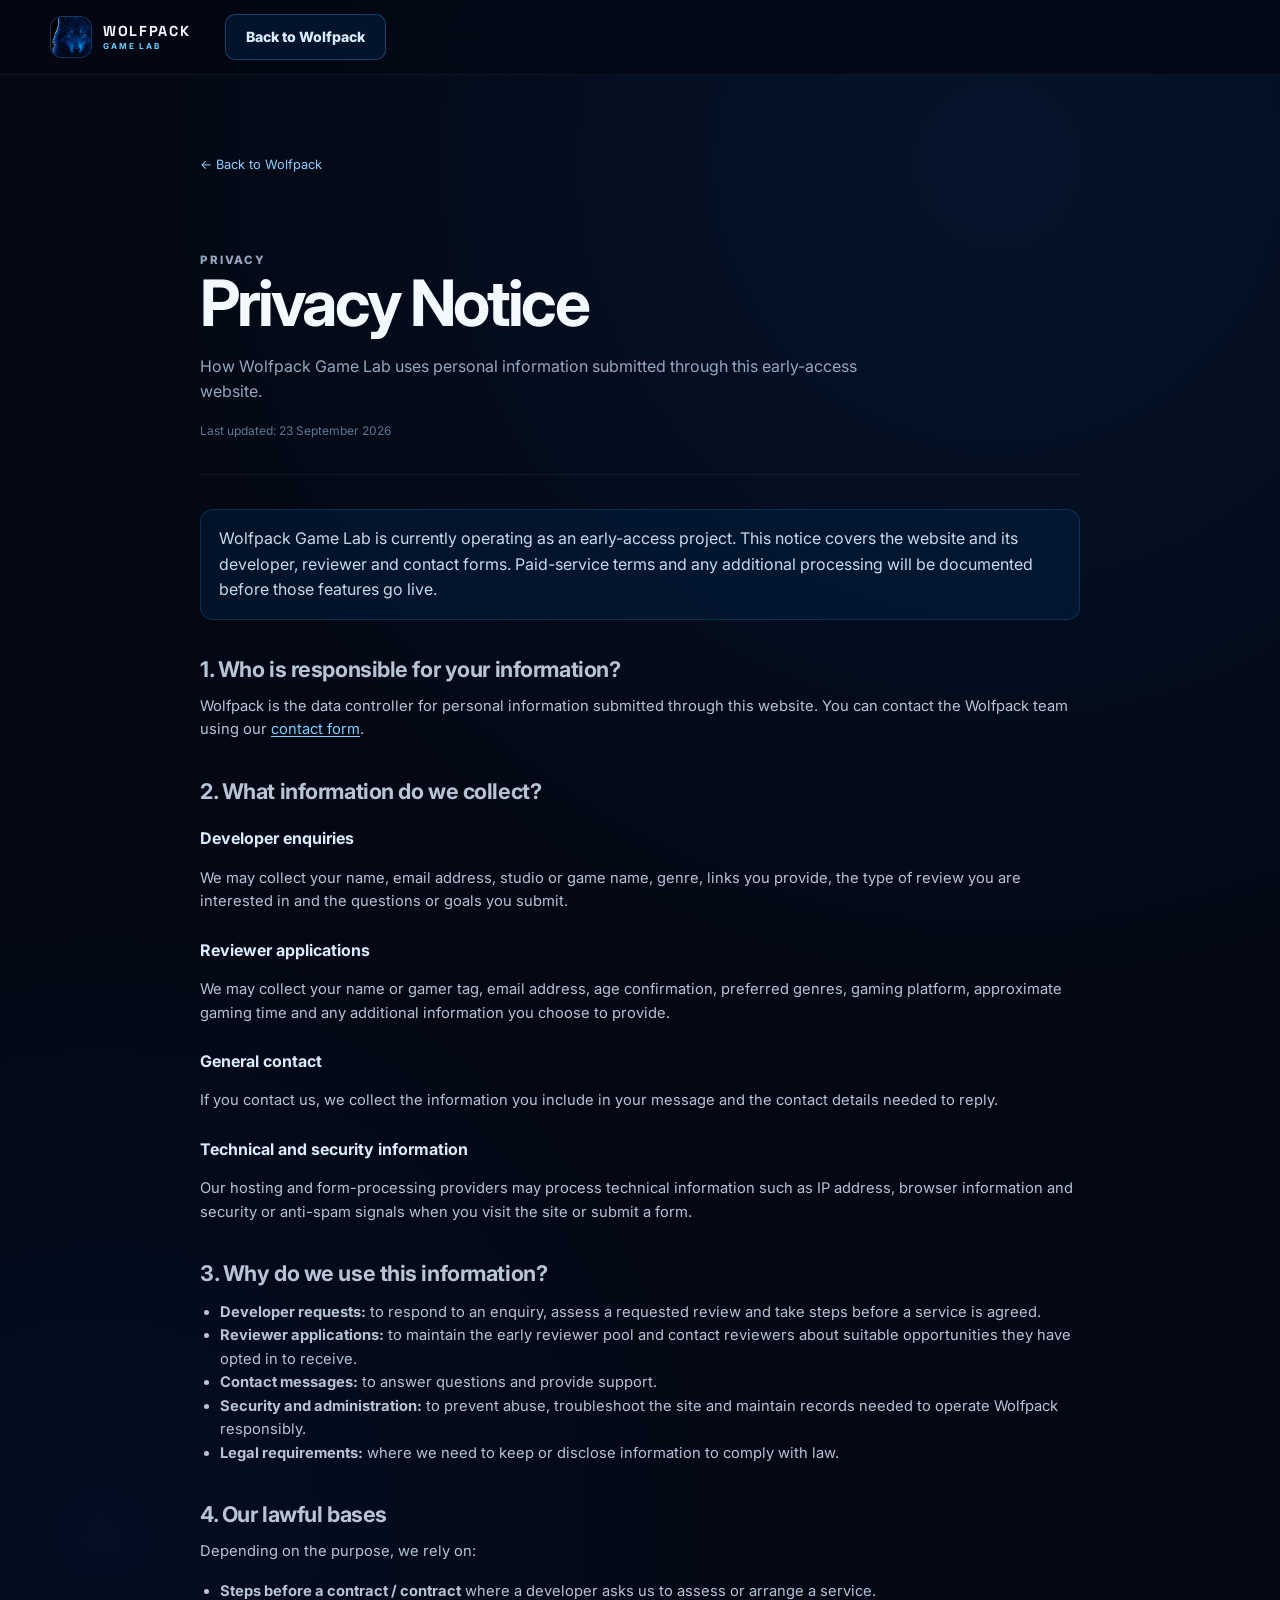
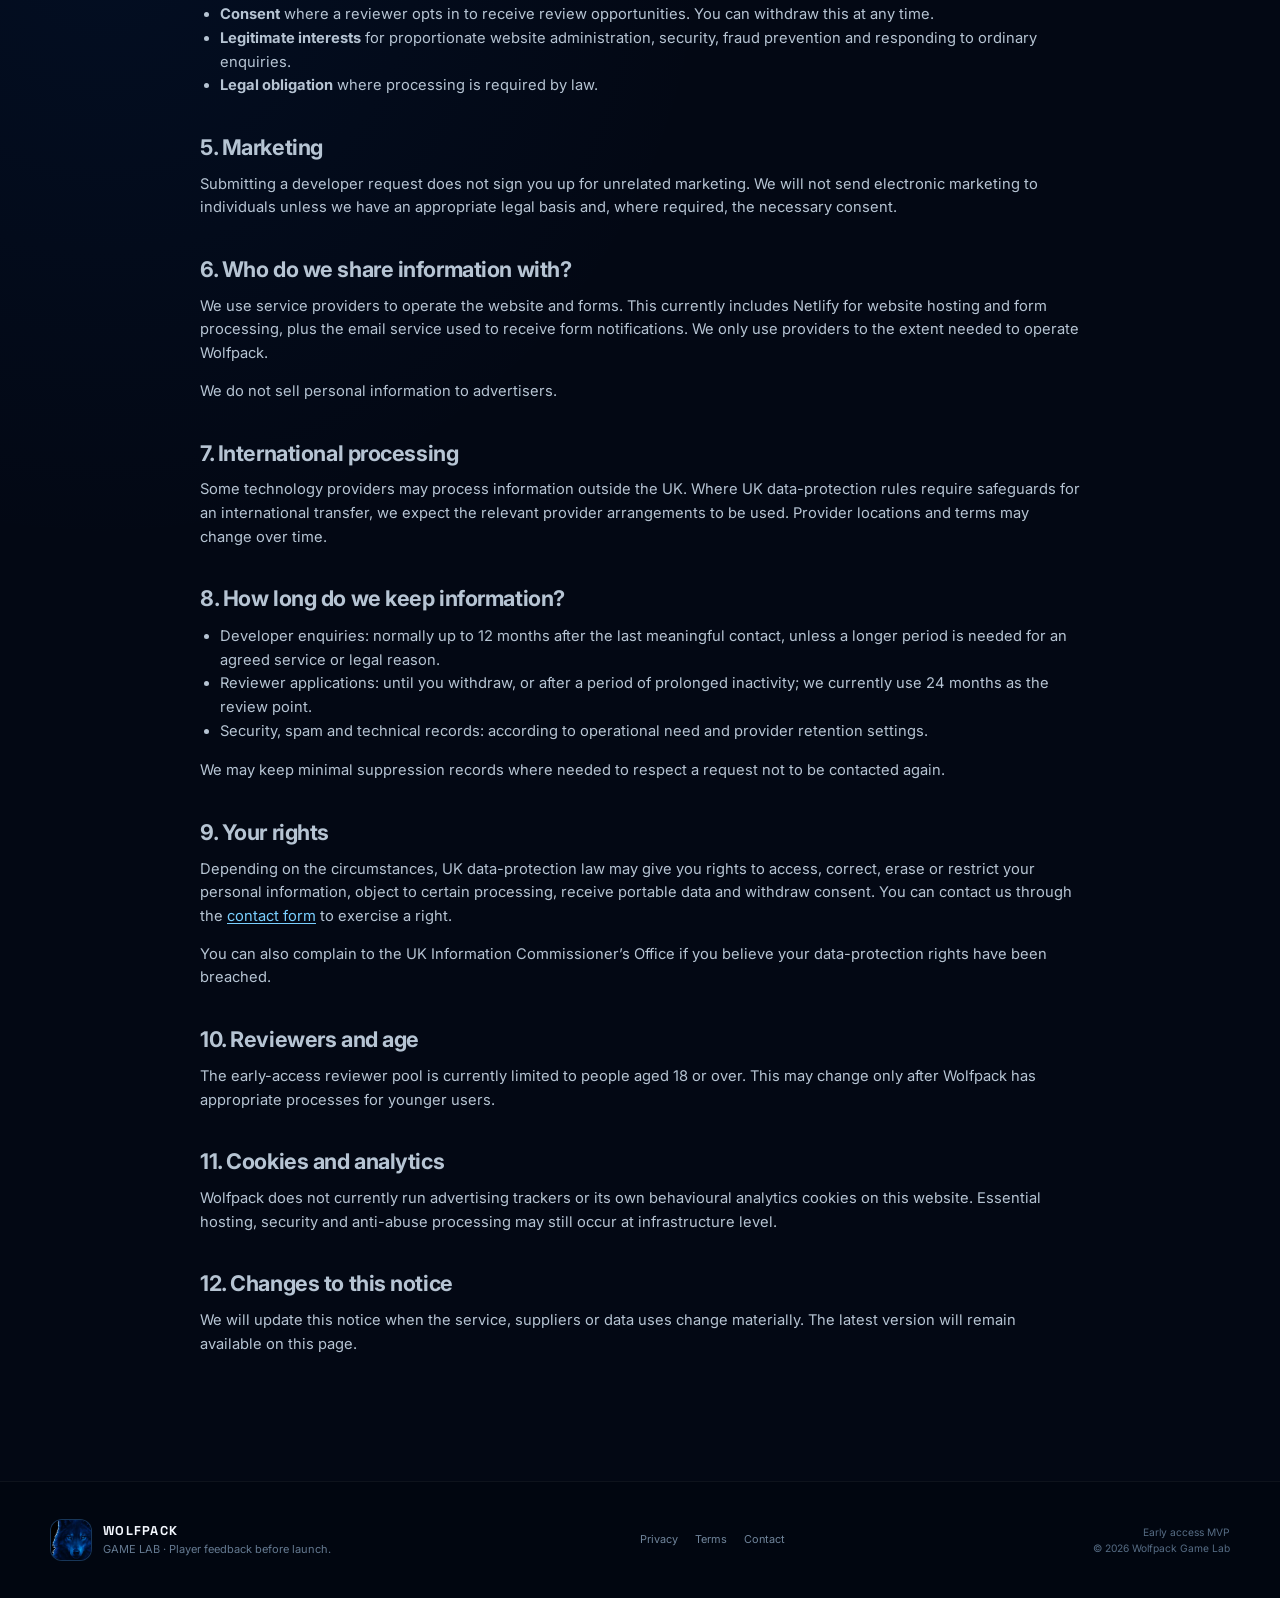
<file: privacy.html>
<!doctype html>
<html lang="en">
<head>
  <meta charset="utf-8">
  <meta name="viewport" content="width=device-width, initial-scale=1">
  <meta name="description" content="How Wolfpack handles personal information submitted by developers, reviewers and website visitors.">
  <meta name="theme-color" content="#020815">
  <title>Privacy Notice — Wolfpack Game Lab</title>
  <link rel="canonical" href="https://wolfpackgamelab.com/privacy.html">
  <link rel="icon" type="image/webp" href="assets/wolfpack-wolf.webp">
  <link rel="preconnect" href="https://fonts.googleapis.com">
  <link rel="preconnect" href="https://fonts.gstatic.com" crossorigin>
  <link href="https://fonts.googleapis.com/css2?family=Inter:wght@400;500;600;700&family=Space+Grotesk:wght@600;700&display=swap" rel="stylesheet">
  <link rel="stylesheet" href="styles.css">
</head>
<body>
  <header class="site-header">
    <div class="container nav">
      <a href="index.html" class="brand" aria-label="Wolfpack Game Lab home">
        <span class="brand-icon"><img src="assets/wolfpack-wolf.webp" alt=""></span>
        <span class="brand-wordmark">WOLFPACK<small>GAME LAB</small></span>
      </a>
      <a class="button button-ghost nav-cta" href="index.html">Back to Wolfpack</a>
    </div>
  </header>
  <main class="legal-main">
    <div class="legal-wrap">
      <a class="legal-back" href="index.html">← Back to Wolfpack</a>
      <header class="legal-header">
        <p class="overline">PRIVACY</p>
        <h1>Privacy Notice</h1>
        <p>How Wolfpack Game Lab uses personal information submitted through this early-access website.</p>
        <div class="legal-meta">Last updated: 23 September 2026</div>
      </header>

      <div class="legal-body">
        <div class="legal-callout">
          Wolfpack Game Lab is currently operating as an early-access project. This notice covers the website and its developer, reviewer and contact forms. Paid-service terms and any additional processing will be documented before those features go live.
        </div>

        <h2>1. Who is responsible for your information?</h2>
        <p>Wolfpack is the data controller for personal information submitted through this website. You can contact the Wolfpack team using our <a href="contact.html">contact form</a>.</p>

        <h2>2. What information do we collect?</h2>
        <h3>Developer enquiries</h3>
        <p>We may collect your name, email address, studio or game name, genre, links you provide, the type of review you are interested in and the questions or goals you submit.</p>

        <h3>Reviewer applications</h3>
        <p>We may collect your name or gamer tag, email address, age confirmation, preferred genres, gaming platform, approximate gaming time and any additional information you choose to provide.</p>

        <h3>General contact</h3>
        <p>If you contact us, we collect the information you include in your message and the contact details needed to reply.</p>

        <h3>Technical and security information</h3>
        <p>Our hosting and form-processing providers may process technical information such as IP address, browser information and security or anti-spam signals when you visit the site or submit a form.</p>

        <h2>3. Why do we use this information?</h2>
        <ul>
          <li><strong>Developer requests:</strong> to respond to an enquiry, assess a requested review and take steps before a service is agreed.</li>
          <li><strong>Reviewer applications:</strong> to maintain the early reviewer pool and contact reviewers about suitable opportunities they have opted in to receive.</li>
          <li><strong>Contact messages:</strong> to answer questions and provide support.</li>
          <li><strong>Security and administration:</strong> to prevent abuse, troubleshoot the site and maintain records needed to operate Wolfpack responsibly.</li>
          <li><strong>Legal requirements:</strong> where we need to keep or disclose information to comply with law.</li>
        </ul>

        <h2>4. Our lawful bases</h2>
        <p>Depending on the purpose, we rely on:</p>
        <ul>
          <li><strong>Steps before a contract / contract</strong> where a developer asks us to assess or arrange a service.</li>
          <li><strong>Consent</strong> where a reviewer opts in to receive review opportunities. You can withdraw this at any time.</li>
          <li><strong>Legitimate interests</strong> for proportionate website administration, security, fraud prevention and responding to ordinary enquiries.</li>
          <li><strong>Legal obligation</strong> where processing is required by law.</li>
        </ul>

        <h2>5. Marketing</h2>
        <p>Submitting a developer request does not sign you up for unrelated marketing. We will not send electronic marketing to individuals unless we have an appropriate legal basis and, where required, the necessary consent.</p>

        <h2>6. Who do we share information with?</h2>
        <p>We use service providers to operate the website and forms. This currently includes Netlify for website hosting and form processing, plus the email service used to receive form notifications. We only use providers to the extent needed to operate Wolfpack.</p>
        <p>We do not sell personal information to advertisers.</p>

        <h2>7. International processing</h2>
        <p>Some technology providers may process information outside the UK. Where UK data-protection rules require safeguards for an international transfer, we expect the relevant provider arrangements to be used. Provider locations and terms may change over time.</p>

        <h2>8. How long do we keep information?</h2>
        <ul>
          <li>Developer enquiries: normally up to 12 months after the last meaningful contact, unless a longer period is needed for an agreed service or legal reason.</li>
          <li>Reviewer applications: until you withdraw, or after a period of prolonged inactivity; we currently use 24 months as the review point.</li>
          <li>Security, spam and technical records: according to operational need and provider retention settings.</li>
        </ul>
        <p>We may keep minimal suppression records where needed to respect a request not to be contacted again.</p>

        <h2>9. Your rights</h2>
        <p>Depending on the circumstances, UK data-protection law may give you rights to access, correct, erase or restrict your personal information, object to certain processing, receive portable data and withdraw consent. You can contact us through the <a href="contact.html">contact form</a> to exercise a right.</p>
        <p>You can also complain to the UK Information Commissioner’s Office if you believe your data-protection rights have been breached.</p>

        <h2>10. Reviewers and age</h2>
        <p>The early-access reviewer pool is currently limited to people aged 18 or over. This may change only after Wolfpack has appropriate processes for younger users.</p>

        <h2>11. Cookies and analytics</h2>
        <p>Wolfpack does not currently run advertising trackers or its own behavioural analytics cookies on this website. Essential hosting, security and anti-abuse processing may still occur at infrastructure level.</p>

        <h2>12. Changes to this notice</h2>
        <p>We will update this notice when the service, suppliers or data uses change materially. The latest version will remain available on this page.</p>
      </div>
    </div>
  </main>
  <footer>
    <div class="container footer-grid">
      <div class="footer-brand">
        <span class="brand-icon"><img src="assets/wolfpack-wolf.webp" alt=""></span>
        <div><strong>WOLFPACK</strong><span>GAME LAB · Player feedback before launch.</span></div>
      </div>
      <nav class="footer-links" aria-label="Legal and contact">
        <a href="privacy.html">Privacy</a>
        <a href="terms.html">Terms</a>
        <a href="contact.html">Contact</a>
      </nav>
      <div class="footer-note"><span>Early access MVP</span><span>© 2026 Wolfpack Game Lab</span></div>
    </div>
  </footer>
</body>
</html>
</file>
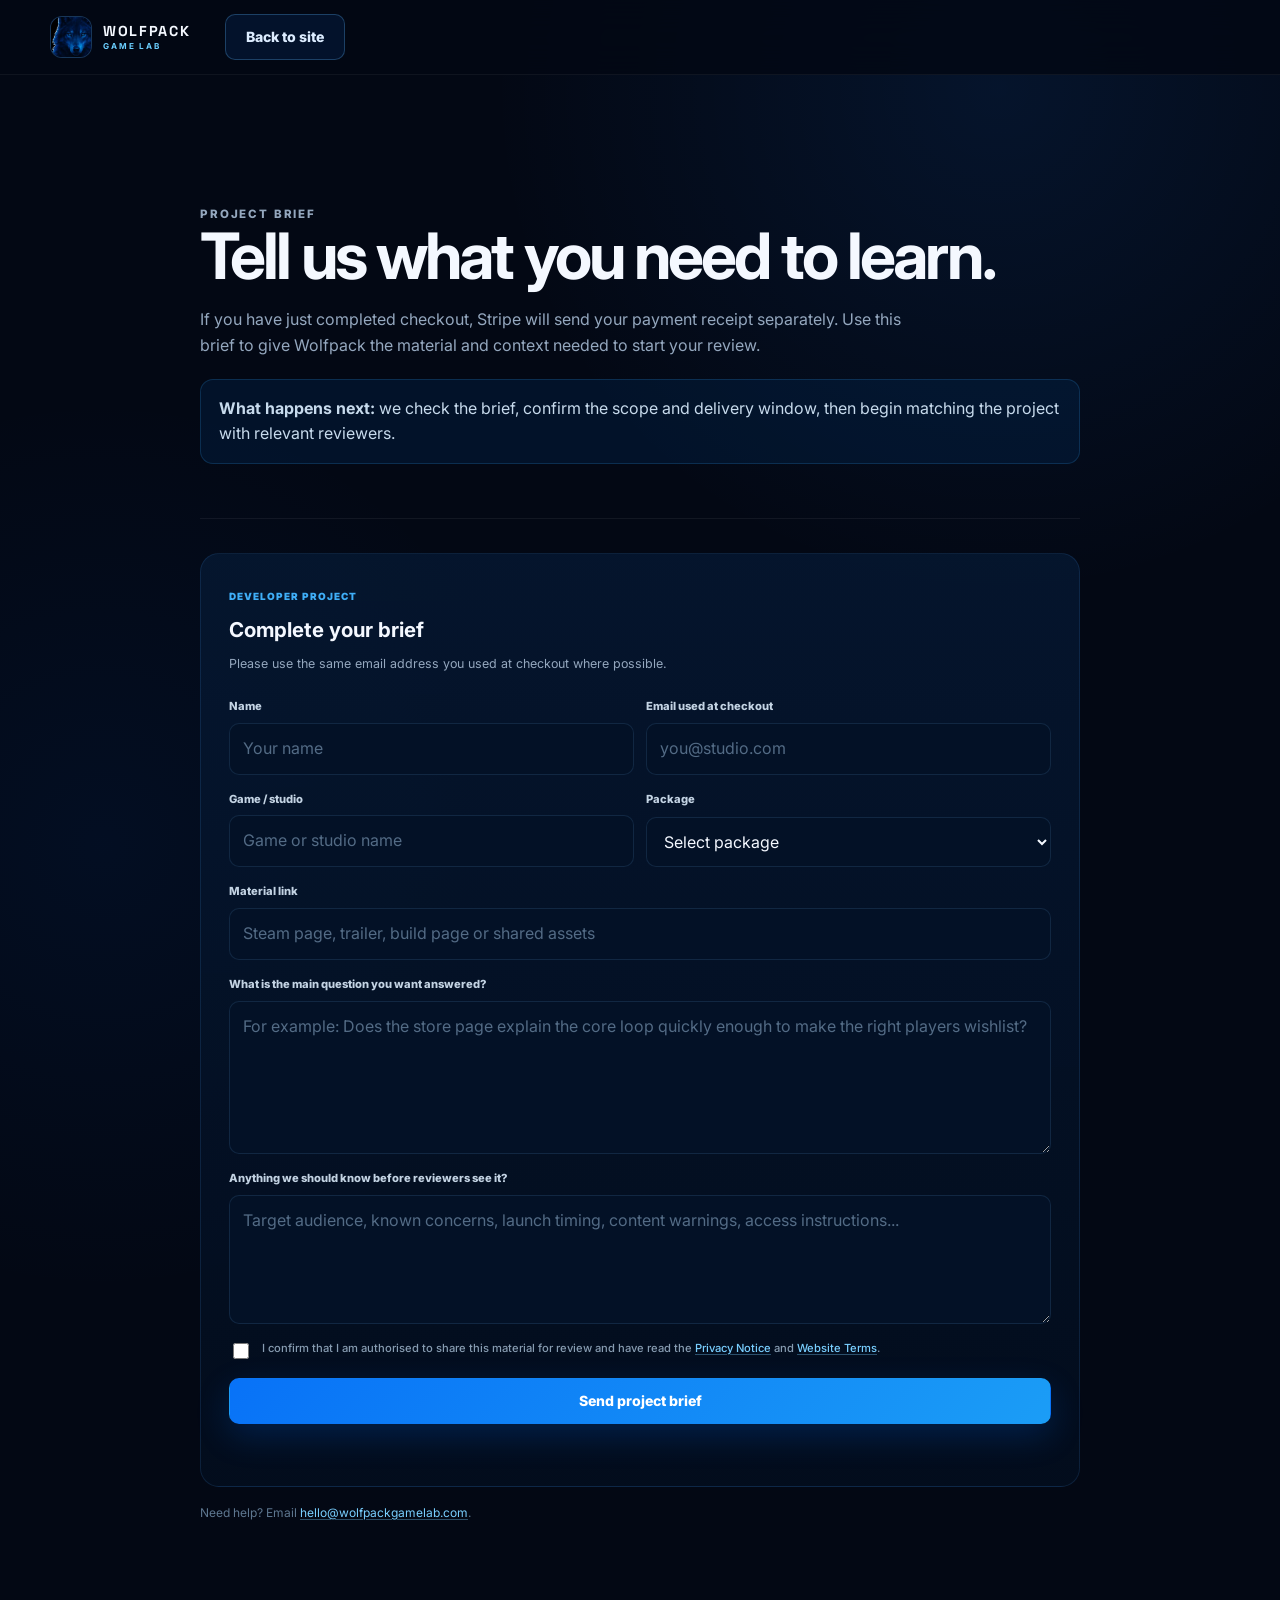
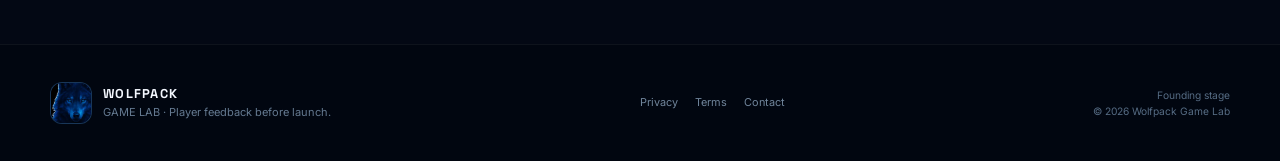
<file: project-brief.html>
<!doctype html>
<html lang="en">
<head>
  <meta charset="utf-8">
  <meta name="viewport" content="width=device-width, initial-scale=1">
  <meta name="description" content="Complete your Wolfpack Game Lab project brief after checkout.">
  <meta name="theme-color" content="#030814">
  <title>Project Brief — Wolfpack Game Lab</title>
  <link rel="canonical" href="https://wolfpackgamelab.com/project-brief.html">
  <link rel="icon" type="image/webp" href="assets/wolfpack-wolf.webp">
  <link rel="preconnect" href="https://fonts.googleapis.com">
  <link rel="preconnect" href="https://fonts.gstatic.com" crossorigin>
  <link href="https://fonts.googleapis.com/css2?family=Inter:wght@400;500;600;700&family=Space+Grotesk:wght@600;700&display=swap" rel="stylesheet">
  <link rel="stylesheet" href="styles.css">
</head>
<body>
  <header class="site-header">
    <div class="container nav">
      <a href="/" class="brand" aria-label="Wolfpack Game Lab home">
        <span class="brand-icon"><img src="assets/wolfpack-wolf.webp" alt=""></span>
        <span class="brand-wordmark">WOLFPACK<small>GAME LAB</small></span>
      </a>
      <a class="button button-ghost nav-cta" href="/">Back to site</a>
    </div>
  </header>

  <main class="legal-main">
    <div class="legal-wrap">
      <section class="legal-header">
        <p class="overline">PROJECT BRIEF</p>
        <h1>Tell us what you need to learn.</h1>
        <p>If you have just completed checkout, Stripe will send your payment receipt separately. Use this brief to give Wolfpack the material and context needed to start your review.</p>
        <div class="legal-callout"><strong>What happens next:</strong> we check the brief, confirm the scope and delivery window, then begin matching the project with relevant reviewers.</div>
      </section>

      <section class="form-panel">
        <div class="form-title">
          <span>DEVELOPER PROJECT</span>
          <h3>Complete your brief</h3>
          <p>Please use the same email address you used at checkout where possible.</p>
        </div>

        <form name="paid-project-brief" method="POST" data-netlify="true" netlify-honeypot="bot-field" class="wolf-form">
          <input type="hidden" name="form-name" value="paid-project-brief">
          <input type="hidden" name="subject" value="New paid Wolfpack project brief">
          <p class="hidden"><label>Do not fill this out <input name="bot-field"></label></p>

          <div class="field-row">
            <label>
              <span>Name</span>
              <input required type="text" name="name" placeholder="Your name">
            </label>
            <label>
              <span>Email used at checkout</span>
              <input required type="email" name="email" placeholder="you@studio.com">
            </label>
          </div>

          <div class="field-row">
            <label>
              <span>Game / studio</span>
              <input required type="text" name="game" placeholder="Game or studio name">
            </label>
            <label>
              <span>Package</span>
              <select required name="package" id="package">
                <option value="">Select package</option>
                <option value="Capsule Check">Capsule Check</option>
                <option value="Trailer Review">Trailer Review</option>
                <option value="Steam Page Review">Steam Page Review</option>
                <option value="Demo First Look">Demo First Look</option>
              </select>
            </label>
          </div>

          <label>
            <span>Material link</span>
            <input required type="url" name="link" placeholder="Steam page, trailer, build page or shared assets">
          </label>

          <label>
            <span>What is the main question you want answered?</span>
            <textarea required name="primary-question" rows="5" placeholder="For example: Does the store page explain the core loop quickly enough to make the right players wishlist?"></textarea>
          </label>

          <label>
            <span>Anything we should know before reviewers see it?</span>
            <textarea name="context" rows="4" placeholder="Target audience, known concerns, launch timing, content warnings, access instructions..."></textarea>
          </label>

          <label class="consent">
            <input required type="checkbox" name="confirmation" value="yes">
            <span>I confirm that I am authorised to share this material for review and have read the <a class="inline-link" href="privacy.html">Privacy Notice</a> and <a class="inline-link" href="terms.html">Website Terms</a>.</span>
          </label>

          <button class="button button-primary full-width" type="submit">Send project brief</button>
          <div class="form-message" aria-live="polite"></div>
        </form>
      </section>

      <p class="legal-meta">Need help? Email <a class="inline-link" href="mailto:hello@wolfpackgamelab.com">hello@wolfpackgamelab.com</a>.</p>
    </div>
  </main>

  <footer>
    <div class="container footer-grid">
      <div class="footer-brand">
        <span class="brand-icon"><img src="assets/wolfpack-wolf.webp" alt=""></span>
        <div><strong>WOLFPACK</strong><span>GAME LAB · Player feedback before launch.</span></div>
      </div>
      <nav class="footer-links" aria-label="Legal and contact">
        <a href="privacy.html">Privacy</a>
        <a href="terms.html">Terms</a>
        <a href="contact.html">Contact</a>
      </nav>
      <div class="footer-note"><span>Founding stage</span><span>© <span id="year"></span> Wolfpack Game Lab</span></div>
    </div>
  </footer>

  <script src="script.js"></script>
  <script>
    const packageMap={capsule:"Capsule Check",trailer:"Trailer Review",steam:"Steam Page Review",demo:"Demo First Look"};
    const requested=new URLSearchParams(location.search).get("package");
    if(requested&&packageMap[requested]){
      const select=document.getElementById("package");
      if(select) select.value=packageMap[requested];
    }
  </script>
</body>
</html>
</file>
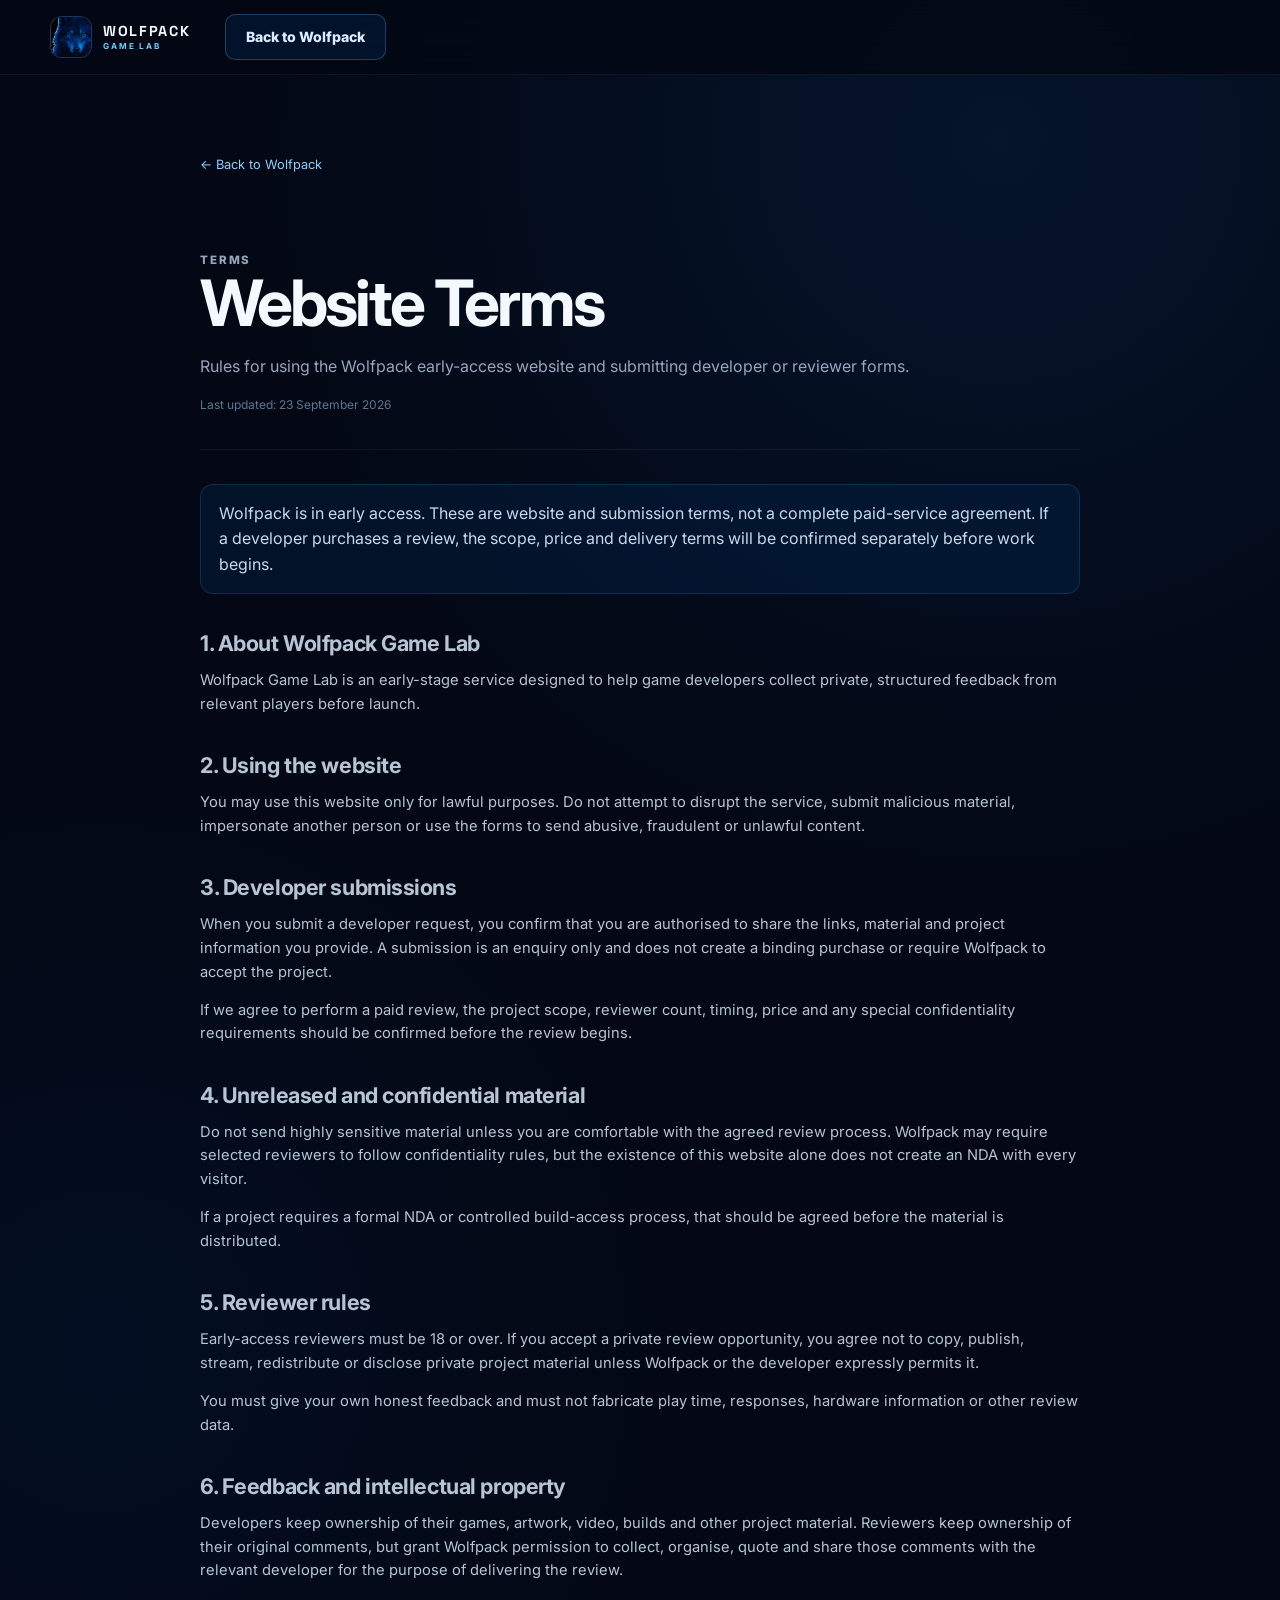
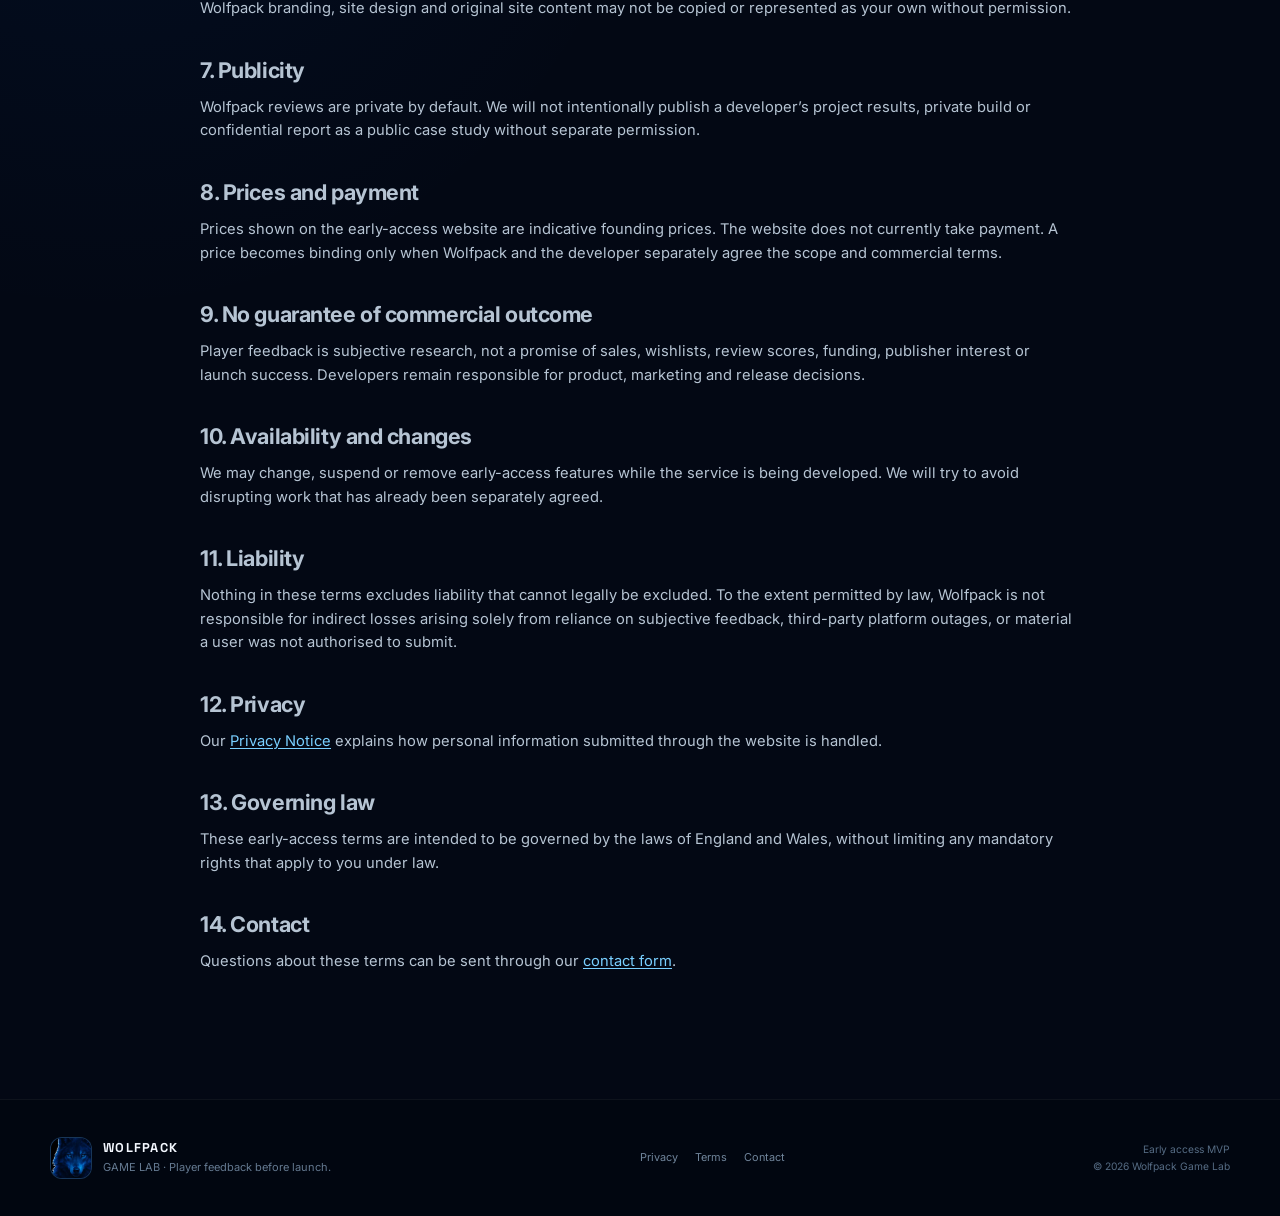
<file: terms.html>
<!doctype html>
<html lang="en">
<head>
  <meta charset="utf-8">
  <meta name="viewport" content="width=device-width, initial-scale=1">
  <meta name="description" content="Early-access website terms for Wolfpack developers and reviewers.">
  <meta name="theme-color" content="#020815">
  <title>Website Terms — Wolfpack Game Lab</title>
  <link rel="canonical" href="https://wolfpackgamelab.com/terms.html">
  <link rel="icon" type="image/webp" href="assets/wolfpack-wolf.webp">
  <link rel="preconnect" href="https://fonts.googleapis.com">
  <link rel="preconnect" href="https://fonts.gstatic.com" crossorigin>
  <link href="https://fonts.googleapis.com/css2?family=Inter:wght@400;500;600;700&family=Space+Grotesk:wght@600;700&display=swap" rel="stylesheet">
  <link rel="stylesheet" href="styles.css">
</head>
<body>
  <header class="site-header">
    <div class="container nav">
      <a href="index.html" class="brand" aria-label="Wolfpack Game Lab home">
        <span class="brand-icon"><img src="assets/wolfpack-wolf.webp" alt=""></span>
        <span class="brand-wordmark">WOLFPACK<small>GAME LAB</small></span>
      </a>
      <a class="button button-ghost nav-cta" href="index.html">Back to Wolfpack</a>
    </div>
  </header>
  <main class="legal-main">
    <div class="legal-wrap">
      <a class="legal-back" href="index.html">← Back to Wolfpack</a>
      <header class="legal-header">
        <p class="overline">TERMS</p>
        <h1>Website Terms</h1>
        <p>Rules for using the Wolfpack early-access website and submitting developer or reviewer forms.</p>
        <div class="legal-meta">Last updated: 23 September 2026</div>
      </header>

      <div class="legal-body">
        <div class="legal-callout">
          Wolfpack is in early access. These are website and submission terms, not a complete paid-service agreement. If a developer purchases a review, the scope, price and delivery terms will be confirmed separately before work begins.
        </div>

        <h2>1. About Wolfpack Game Lab</h2>
        <p>Wolfpack Game Lab is an early-stage service designed to help game developers collect private, structured feedback from relevant players before launch.</p>

        <h2>2. Using the website</h2>
        <p>You may use this website only for lawful purposes. Do not attempt to disrupt the service, submit malicious material, impersonate another person or use the forms to send abusive, fraudulent or unlawful content.</p>

        <h2>3. Developer submissions</h2>
        <p>When you submit a developer request, you confirm that you are authorised to share the links, material and project information you provide. A submission is an enquiry only and does not create a binding purchase or require Wolfpack to accept the project.</p>
        <p>If we agree to perform a paid review, the project scope, reviewer count, timing, price and any special confidentiality requirements should be confirmed before the review begins.</p>

        <h2>4. Unreleased and confidential material</h2>
        <p>Do not send highly sensitive material unless you are comfortable with the agreed review process. Wolfpack may require selected reviewers to follow confidentiality rules, but the existence of this website alone does not create an NDA with every visitor.</p>
        <p>If a project requires a formal NDA or controlled build-access process, that should be agreed before the material is distributed.</p>

        <h2>5. Reviewer rules</h2>
        <p>Early-access reviewers must be 18 or over. If you accept a private review opportunity, you agree not to copy, publish, stream, redistribute or disclose private project material unless Wolfpack or the developer expressly permits it.</p>
        <p>You must give your own honest feedback and must not fabricate play time, responses, hardware information or other review data.</p>

        <h2>6. Feedback and intellectual property</h2>
        <p>Developers keep ownership of their games, artwork, video, builds and other project material. Reviewers keep ownership of their original comments, but grant Wolfpack permission to collect, organise, quote and share those comments with the relevant developer for the purpose of delivering the review.</p>
        <p>Wolfpack branding, site design and original site content may not be copied or represented as your own without permission.</p>

        <h2>7. Publicity</h2>
        <p>Wolfpack reviews are private by default. We will not intentionally publish a developer’s project results, private build or confidential report as a public case study without separate permission.</p>

        <h2>8. Prices and payment</h2>
        <p>Prices shown on the early-access website are indicative founding prices. The website does not currently take payment. A price becomes binding only when Wolfpack and the developer separately agree the scope and commercial terms.</p>

        <h2>9. No guarantee of commercial outcome</h2>
        <p>Player feedback is subjective research, not a promise of sales, wishlists, review scores, funding, publisher interest or launch success. Developers remain responsible for product, marketing and release decisions.</p>

        <h2>10. Availability and changes</h2>
        <p>We may change, suspend or remove early-access features while the service is being developed. We will try to avoid disrupting work that has already been separately agreed.</p>

        <h2>11. Liability</h2>
        <p>Nothing in these terms excludes liability that cannot legally be excluded. To the extent permitted by law, Wolfpack is not responsible for indirect losses arising solely from reliance on subjective feedback, third-party platform outages, or material a user was not authorised to submit.</p>

        <h2>12. Privacy</h2>
        <p>Our <a href="privacy.html">Privacy Notice</a> explains how personal information submitted through the website is handled.</p>

        <h2>13. Governing law</h2>
        <p>These early-access terms are intended to be governed by the laws of England and Wales, without limiting any mandatory rights that apply to you under law.</p>

        <h2>14. Contact</h2>
        <p>Questions about these terms can be sent through our <a href="contact.html">contact form</a>.</p>
      </div>
    </div>
  </main>
  <footer>
    <div class="container footer-grid">
      <div class="footer-brand">
        <span class="brand-icon"><img src="assets/wolfpack-wolf.webp" alt=""></span>
        <div><strong>WOLFPACK</strong><span>GAME LAB · Player feedback before launch.</span></div>
      </div>
      <nav class="footer-links" aria-label="Legal and contact">
        <a href="privacy.html">Privacy</a>
        <a href="terms.html">Terms</a>
        <a href="contact.html">Contact</a>
      </nav>
      <div class="footer-note"><span>Early access MVP</span><span>© 2026 Wolfpack Game Lab</span></div>
    </div>
  </footer>
</body>
</html>
</file>
<file: styles.css>
:root{--ink:#f4f8ff;--muted:#9aaac1;--muted2:#6f809a;--bg:#020815;--panel:#07172e;--line:rgba(113,178,255,.14);--line2:rgba(82,168,255,.28);--blue:#0b78ff;--cyan:#75ddff;--max:1180px;--shadow:0 28px 85px rgba(0,0,0,.38)}
*{box-sizing:border-box}html{scroll-behavior:smooth}body{margin:0;color:var(--ink);background:radial-gradient(circle at 72% 8%,rgba(5,112,235,.11),transparent 26%),radial-gradient(circle at 12% 48%,rgba(0,62,153,.12),transparent 28%),var(--bg);font-family:Inter,system-ui,-apple-system,BlinkMacSystemFont,"Segoe UI",sans-serif;line-height:1.6}a{color:inherit;text-decoration:none}button,input,textarea,select{font:inherit}button{cursor:pointer}img{display:block;max-width:100%}.hidden{display:none!important}.container{width:min(calc(100% - 40px),var(--max));margin:auto}.section{padding:108px 0}
.site-header{position:sticky;top:0;z-index:100;background:rgba(2,8,21,.8);backdrop-filter:blur(18px);border-bottom:1px solid rgba(255,255,255,.05)}.nav{min-height:76px;display:flex;align-items:center;gap:28px}.brand{display:flex;align-items:center;gap:10px;font-family:"Space Grotesk",sans-serif;font-weight:700;letter-spacing:.105em;white-space:nowrap}.brand-icon{width:40px;height:40px;border-radius:11px;overflow:hidden;background:#03122c;border:1px solid rgba(40,157,255,.2)}.brand-icon img{width:100%;height:100%;object-fit:cover;object-position:50% 29%;transform:scale(1.65)}.desktop-nav{margin-left:auto;display:flex;gap:27px}.desktop-nav a{color:var(--muted);font-size:.88rem}.desktop-nav a:hover{color:var(--ink)}.nav-cta{margin-left:7px}.menu-button{display:none;margin-left:auto;padding:8px;background:transparent;border:0}.menu-button span{width:22px;height:2px;display:block;margin:4px 0;border-radius:4px;background:var(--ink)}.mobile-nav{padding:18px 20px 24px;background:#020815;border-top:1px solid rgba(255,255,255,.05)}.mobile-nav>a:not(.button){display:block;color:var(--muted);padding:10px 0}.mobile-nav .button{margin-top:12px;width:100%}
.button{min-height:46px;display:inline-flex;align-items:center;justify-content:center;padding:0 20px;border:1px solid transparent;border-radius:11px;font-weight:700;font-size:.91rem;transition:.18s ease}.button:hover{transform:translateY(-1px)}.button-primary{color:#fff;background:linear-gradient(135deg,#0869ec,#0aa6ff);box-shadow:0 12px 34px rgba(0,111,255,.2)}.button-ghost{color:#dcecff;background:rgba(5,37,76,.42);border-color:var(--line2)}.button-large{min-height:54px;padding:0 25px}.full-width{width:100%}
.hero{padding:88px 0 78px;overflow:hidden}.hero-grid{display:grid;grid-template-columns:1.03fr .97fr;gap:70px;align-items:center}.eyebrow,.overline{margin:0 0 18px;color:#79cfff;font-weight:700;font-size:.72rem;letter-spacing:.14em;text-transform:uppercase}.eyebrow{display:inline-flex;gap:10px;align-items:center}.eyebrow span{width:7px;height:7px;border-radius:50%;background:#18b6ff;box-shadow:0 0 16px rgba(24,182,255,.8)}h1,h2{margin:0;font-family:"Space Grotesk",Inter,sans-serif;letter-spacing:-.045em;line-height:1.04}h1{font-size:clamp(3.25rem,6.1vw,6.45rem);max-width:800px}h1 em{display:block;font-style:normal;color:#73d8ff;text-shadow:0 0 40px rgba(0,148,255,.15)}h2{font-size:clamp(2.25rem,4vw,4.15rem)}.hero-text{max-width:690px;color:#a8b7ca;font-size:1.12rem;margin:27px 0 32px}.hero-actions{display:flex;gap:12px;flex-wrap:wrap}.principles{display:grid;grid-template-columns:repeat(3,1fr);gap:24px;margin-top:48px;padding-top:26px;border-top:1px solid rgba(255,255,255,.06)}.principles div{display:flex;flex-direction:column;gap:3px}.principles strong{font-size:.83rem}.principles span{font-size:.76rem;color:var(--muted2);line-height:1.45}
.wolf-stage{min-height:610px;position:relative;display:grid;place-items:end center}.wolf-glow{position:absolute;width:75%;aspect-ratio:1;border-radius:50%;top:14%;background:radial-gradient(circle,rgba(0,153,255,.27),rgba(0,81,211,.08) 46%,transparent 70%);filter:blur(24px)}.hero-wolf{position:relative;z-index:1;width:min(100%,575px);max-height:620px;object-fit:contain;filter:drop-shadow(0 28px 45px rgba(0,0,0,.4))}.wolf-caption{position:absolute;z-index:2;left:7%;bottom:6%;display:flex;flex-direction:column;padding:13px 16px;border-radius:12px;border:1px solid rgba(88,185,255,.22);background:rgba(2,15,34,.78);backdrop-filter:blur(12px);font-size:.8rem}.caption-kicker{color:#55c7ff;font-size:.64rem;font-weight:800;letter-spacing:.14em}
.quiet-strip{padding:22px 0;border-block:1px solid rgba(255,255,255,.05);background:rgba(6,21,45,.36)}.strip-grid{display:grid;grid-template-columns:repeat(6,1fr);gap:18px;text-align:center;color:#64819f;font-size:.68rem;letter-spacing:.13em;font-weight:700}
.section-intro,.pricing-heading{display:grid;grid-template-columns:1.08fr .92fr;gap:85px;align-items:end;margin-bottom:44px}.section-copy,.pricing-heading>p,.forms-heading>p{color:var(--muted);margin:0;font-size:1rem}.service-grid{display:grid;grid-template-columns:repeat(4,1fr);gap:15px}.service-card{min-height:325px;display:flex;flex-direction:column;padding:25px;border-radius:17px;border:1px solid rgba(91,162,238,.12);background:linear-gradient(180deg,rgba(5,23,48,.68),rgba(3,14,31,.72))}.service-no{color:#397bae;font-size:.68rem;font-weight:800;letter-spacing:.12em;margin-bottom:62px}.service-card h3{font-size:1.12rem;margin:0 0 10px}.service-card p{color:var(--muted);font-size:.88rem;margin:0 0 23px}.service-card ul{list-style:none;padding:17px 0 0;margin:auto 0 0;border-top:1px solid rgba(255,255,255,.055);display:grid;gap:8px;color:#a8bed5;font-size:.78rem}.service-card li::before{content:"—";color:#2caeff;margin-right:8px}
.section-tinted{background:linear-gradient(180deg,rgba(4,18,38,.42),rgba(5,24,49,.62),rgba(4,18,38,.35));border-block:1px solid rgba(255,255,255,.035)}.compact-heading{max-width:760px;margin-bottom:52px}.process{display:grid;grid-template-columns:repeat(4,1fr);border-top:1px solid var(--line)}.process article{padding:30px 26px 5px 0;border-right:1px solid var(--line);min-height:240px}.process article:not(:first-child){padding-left:26px}.process article:last-child{border-right:0}.process article>span{color:#2e92df;font-size:.7rem;font-weight:800}.process h3{font-size:1.03rem;margin:45px 0 10px}.process p{color:var(--muted);font-size:.84rem;margin:0}
.report-layout,.reviewer-layout{display:grid;grid-template-columns:.9fr 1.1fr;gap:80px;align-items:center}.report-copy>p:not(.overline),.reviewer-copy>p:not(.overline){color:var(--muted);font-size:1rem;margin:23px 0}.tick-list{display:grid;gap:13px;margin:27px 0 32px;color:#cedbea;font-size:.89rem}.tick-list div{display:flex;gap:12px}.tick-list span{color:#44bfff;font-weight:900}.example-report{padding:28px;border:1px solid rgba(71,168,255,.19);border-radius:20px;background:radial-gradient(circle at 90% 0%,rgba(0,137,255,.1),transparent 32%),linear-gradient(180deg,#071a36,#051327);box-shadow:var(--shadow)}.report-label{color:#55bfff;font-size:.66rem;font-weight:800;letter-spacing:.14em;margin-bottom:20px}.report-title-row{display:flex;justify-content:space-between;gap:20px;padding-bottom:23px;border-bottom:1px solid rgba(255,255,255,.06)}.report-title-row span{color:var(--muted);font-size:.72rem}.report-title-row h3{font-size:1.18rem;margin:3px 0}.status{padding:6px 9px;border:1px solid rgba(67,187,255,.18);background:rgba(23,111,185,.1);border-radius:999px;color:#9bdcff!important}.metric-grid{display:grid;grid-template-columns:repeat(3,1fr);gap:10px;margin:21px 0}.metric{padding:14px;background:rgba(255,255,255,.025);border:1px solid rgba(255,255,255,.05);border-radius:12px}.metric>span{display:block;color:#8197af;font-size:.68rem;min-height:32px}.metric strong{display:block;font-size:1.45rem;margin:3px 0 9px}.metric i{display:block;height:4px;border-radius:999px;background:#102846;overflow:hidden}.metric i b{display:block;height:100%;background:linear-gradient(90deg,#0877fb,#23c2ff)}.finding{padding:15px;margin-top:10px;border-radius:12px;border:1px solid rgba(79,226,176,.12);background:rgba(79,226,176,.045)}.finding.caution{border-color:rgba(255,202,106,.13);background:rgba(255,202,106,.035)}.finding>div{display:flex;justify-content:space-between;gap:14px;font-size:.68rem}.finding p{color:#9db0c5;font-size:.8rem;margin:8px 0 0}.sample-note{color:#58708a;font-size:.66rem;margin:15px 0 0}
.reviewer-section{background:radial-gradient(circle at 18% 50%,rgba(0,105,255,.1),transparent 30%),var(--bg)}.reviewer-wolf{height:500px;overflow:hidden;border-radius:24px;border:1px solid rgba(57,154,255,.13);background:linear-gradient(180deg,#03142f,#020a18)}.reviewer-wolf img{width:100%;height:100%;object-fit:cover;object-position:50% 18%;transform:scale(1.05)}.reviewer-points{display:grid;gap:11px;margin:28px 0 32px}.reviewer-points div{display:grid;grid-template-columns:38px 1fr;align-items:center;padding:13px 0;border-bottom:1px solid rgba(255,255,255,.05)}.reviewer-points strong{color:#309cde;font-size:.68rem}.reviewer-points span{color:#cfdae8;font-size:.88rem}
.pricing-grid{display:grid;grid-template-columns:repeat(3,1fr);gap:15px}.price-card{position:relative;display:flex;flex-direction:column;padding:27px;border:1px solid rgba(87,155,226,.13);border-radius:18px;background:rgba(3,15,32,.72)}.price-card.featured{border-color:rgba(38,166,255,.32);background:linear-gradient(180deg,rgba(5,43,87,.76),rgba(3,16,34,.84))}.featured-tag{position:absolute;right:18px;top:18px;padding:5px 8px;border-radius:999px;background:rgba(22,151,246,.12);border:1px solid rgba(45,176,255,.18);color:#9dddff;font-size:.6rem;font-weight:800}.price-type{color:#368ccb;font-size:.65rem;font-weight:800}.price-card h3{font-size:1.17rem;margin:11px 0 0}.price{font-family:"Space Grotesk",sans-serif;font-size:2.45rem;margin:7px 0 8px}.price-card>p{color:var(--muted);font-size:.86rem;min-height:64px;margin:0}.price-card ul{list-style:none;padding:18px 0 22px;margin:20px 0;border-top:1px solid rgba(255,255,255,.055);display:grid;gap:9px;flex:1;color:#afc0d2;font-size:.8rem}.price-card li::before{content:"✓";color:#30baff;margin-right:9px}
.forms-heading{max-width:720px;margin-bottom:38px}.forms-heading>p{margin-top:17px}.forms-grid{display:grid;grid-template-columns:repeat(2,1fr);gap:18px;align-items:start}.form-panel{padding:29px;border:1px solid rgba(76,159,239,.14);border-radius:20px;background:linear-gradient(180deg,rgba(6,25,52,.78),rgba(3,14,31,.82))}.form-title>span{color:#3faef7;font-size:.66rem;font-weight:800}.form-title h3{font-size:1.35rem;margin:7px 0}.form-title p{color:var(--muted);font-size:.82rem;margin:0 0 24px}.wolf-form{display:grid;gap:17px}.field-row{display:grid;grid-template-columns:1fr 1fr;gap:12px}.wolf-form label{display:grid;gap:7px}.wolf-form label>span{font-size:.74rem;font-weight:700;color:#c3d3e3}input,select,textarea{width:100%;color:var(--ink);background:#031126;border:1px solid rgba(103,167,230,.14);border-radius:10px;outline:0;padding:12px 13px}input:focus,select:focus,textarea:focus{border-color:rgba(28,165,255,.58);box-shadow:0 0 0 3px rgba(0,130,255,.09)}input::placeholder,textarea::placeholder{color:#536b85}.form-small{color:#607893;font-size:.69rem;margin:0}.consent{display:grid!important;grid-template-columns:auto 1fr;gap:10px!important;align-items:flex-start}.consent input{width:16px;height:16px;margin-top:3px}.consent span{font-weight:500!important;color:#879cb1!important}.form-message{min-height:18px;color:#70e3b8;font-size:.76rem}
.final-cta{padding:20px 0 105px}.cta-box{min-height:190px;position:relative;overflow:hidden;display:grid;grid-template-columns:150px 1fr auto;gap:28px;align-items:center;padding:30px 34px;border:1px solid rgba(55,170,255,.2);border-radius:22px;background:linear-gradient(110deg,#061a38,#052751 65%,#061a38)}.cta-box img{height:175px;width:150px;object-fit:cover;object-position:50% 15%}.cta-box h2{font-size:clamp(1.8rem,3vw,3rem);max-width:700px}
footer{border-top:1px solid rgba(255,255,255,.05);padding:39px 0;background:#010610}.footer-grid{display:flex;justify-content:space-between;align-items:center;gap:28px}.footer-brand{display:flex;gap:11px;align-items:center}.footer-brand>div{display:flex;flex-direction:column}.footer-brand strong{font-family:"Space Grotesk",sans-serif;font-size:.8rem;letter-spacing:.1em}.footer-brand>div span{font-size:.69rem;color:var(--muted2)}.footer-note{display:flex;gap:20px;color:#566c84;font-size:.68rem}
@media(max-width:1020px){.desktop-nav,.nav-cta{display:none}.menu-button{display:block}.hero-grid,.section-intro,.report-layout,.reviewer-layout,.pricing-heading{grid-template-columns:1fr;gap:45px}.wolf-stage{min-height:520px}.service-grid{grid-template-columns:repeat(2,1fr)}.process{grid-template-columns:repeat(2,1fr)}.strip-grid{grid-template-columns:repeat(3,1fr)}.pricing-grid,.forms-grid{grid-template-columns:1fr}.cta-box{grid-template-columns:105px 1fr}.cta-box .button{grid-column:2}}
@media(max-width:680px){.container{width:min(calc(100% - 28px),var(--max))}.section{padding:76px 0}.hero{padding:68px 0 58px}h1{font-size:clamp(2.8rem,14vw,4.3rem)}.hero-text{font-size:1rem}.hero-actions{flex-direction:column}.hero-actions .button{width:100%}.principles{grid-template-columns:1fr;gap:15px}.wolf-stage{min-height:430px}.service-grid,.process{grid-template-columns:1fr}.process article,.process article:not(:first-child){padding:24px 0;border-right:0;border-bottom:1px solid var(--line);min-height:auto}.strip-grid{grid-template-columns:repeat(2,1fr)}.metric-grid{grid-template-columns:1fr}.field-row{grid-template-columns:1fr}.form-panel{padding:21px}.cta-box{grid-template-columns:1fr;padding:24px}.cta-box img{display:none}.cta-box .button{grid-column:auto;width:100%}.footer-grid{align-items:flex-start;flex-direction:column}.footer-note{flex-direction:column;gap:4px}}

.inline-link{color:#79cfff;text-decoration:underline;text-decoration-color:rgba(121,207,255,.35);text-underline-offset:2px}.inline-link:hover{color:#bcecff}
.faq-grid{display:grid;gap:10px;max-width:940px}.faq-grid details{border:1px solid rgba(88,173,255,.12);border-radius:14px;background:rgba(4,20,43,.58);padding:0 18px}.faq-grid summary{cursor:pointer;list-style:none;padding:18px 3px;font-weight:700}.faq-grid summary::-webkit-details-marker{display:none}.faq-grid details p{margin:0 3px 18px;color:var(--muted);font-size:.88rem;max-width:780px}
.footer-links{display:flex;gap:18px;align-items:center}.footer-links a{color:#70859b;font-size:.72rem}.footer-links a:hover{color:#b6dfff}
.legal-main{padding:76px 0 110px}.legal-wrap{width:min(calc(100% - 40px),880px);margin:auto}.legal-header{padding:36px 0 34px;border-bottom:1px solid rgba(255,255,255,.06);margin-bottom:34px}.legal-header h1{font-size:clamp(2.6rem,5vw,4.5rem)}.legal-header p{color:var(--muted);max-width:720px;margin:18px 0 0}.legal-meta{color:#5e7790;font-size:.75rem;margin-top:16px}.legal-body{color:#b6c4d3}.legal-body h2{font-size:1.35rem;letter-spacing:-.02em;margin:38px 0 12px}.legal-body h3{font-size:1rem;margin:24px 0 8px;color:#dcecff}.legal-body p,.legal-body li{font-size:.92rem}.legal-body ul{padding-left:20px}.legal-callout{padding:16px 18px;border:1px solid rgba(53,169,255,.18);border-radius:13px;background:rgba(4,37,76,.38);color:#c7daec;margin:20px 0}.legal-body a{color:#79cfff;text-decoration:underline;text-underline-offset:2px}.legal-back{display:inline-flex;margin-bottom:22px;color:#8bcfff;font-size:.8rem}
.contact-layout{display:grid;grid-template-columns:.8fr 1.2fr;gap:60px;align-items:start}.contact-copy p{color:var(--muted)}.contact-options{display:grid;gap:12px;margin-top:28px}.contact-options div{padding:14px 0;border-bottom:1px solid rgba(255,255,255,.05)}.contact-options strong{display:block;font-size:.85rem}.contact-options span{display:block;color:var(--muted);font-size:.8rem;margin-top:3px}
@media(max-width:1020px){.footer-grid{flex-wrap:wrap}.contact-layout{grid-template-columns:1fr}.footer-links{order:3;width:100%}}
@media(max-width:680px){.legal-wrap{width:min(calc(100% - 28px),880px)}.footer-links{flex-wrap:wrap}.faq-grid details{padding:0 14px}}

.brand-wordmark{display:flex;flex-direction:column;line-height:1;gap:3px}
.brand-wordmark small{font-family:Inter,system-ui,sans-serif;font-size:.52rem;letter-spacing:.22em;color:#68cfff;font-weight:700}


/* Launch-ready homepage refresh */
:root{--bg:#030814;--bg2:#050d1c;--panel:#071326;--panel2:#0a1930;--panel3:#0c203e;--ink:#f4f8ff;--muted:#94a7be;--muted2:#647990;--line:rgba(120,180,255,.14);--line2:rgba(98,183,255,.28);--blue:#1784ff;--blue2:#0a6ff0;--cyan:#73dfff;--green:#5ee7b4;--amber:#ffc86a;--max:1180px;--shadow:0 28px 80px rgba(0,0,0,.34)}
body{background:radial-gradient(circle at 78% 5%,rgba(25,127,255,.10),transparent 26%),radial-gradient(circle at 8% 48%,rgba(0,87,205,.08),transparent 30%),var(--bg);-webkit-font-smoothing:antialiased}
h1,h2{font-family:Inter,ui-sans-serif,system-ui,-apple-system,"Segoe UI",sans-serif;letter-spacing:-.045em;line-height:1.03}.section-shell{position:relative}.overline,.eyebrow{font-size:.72rem;letter-spacing:.16em;font-weight:800;color:#73ccff;text-transform:uppercase}.eyebrow{display:inline-flex;align-items:center;gap:9px;margin-bottom:22px}.eyebrow:before{content:"";width:22px;height:1px;background:#46b8ff;box-shadow:0 0 14px rgba(70,184,255,.55)}
.announcement{border-bottom:1px solid rgba(255,255,255,.05);background:#061124;color:#8ea8c4;font-size:.72rem}.announcement-inner{min-height:36px;display:flex;justify-content:center;align-items:center;gap:9px;letter-spacing:.02em}.live-dot{width:6px;height:6px;border-radius:50%;background:var(--green);box-shadow:0 0 12px rgba(94,231,180,.8)}.announcement-sep{color:#38526d}
.site-header{background:rgba(3,8,20,.82)}.nav{min-height:74px}.brand{gap:11px;font-weight:800}.brand-icon{width:42px;height:42px;border-radius:12px;background:#06142b;border-color:rgba(93,181,255,.21)}.brand-icon img{object-position:50% 17%;transform:scale(1.45)}.brand-wordmark{gap:4px;font-size:.9rem}.brand-wordmark small{font-size:.51rem;letter-spacing:.23em;color:#6bcfff}.desktop-nav a{font-size:.86rem;font-weight:600}.button{border-radius:10px;font-weight:800;font-size:.88rem}.button-primary{background:linear-gradient(135deg,#0872f7,#1b9df6)}
.hero{padding:92px 0 86px}.hero:after{content:"";position:absolute;width:700px;height:700px;border-radius:50%;right:-300px;top:-320px;border:1px solid rgba(64,156,255,.07);box-shadow:0 0 0 90px rgba(64,156,255,.018),0 0 0 180px rgba(64,156,255,.012);pointer-events:none}.hero-grid{grid-template-columns:1.02fr .98fr;gap:72px}.hero h1{max-width:760px;font-size:clamp(3.25rem,6vw,6rem)}.hero h1 em{color:#75d8ff;text-shadow:none}.hero-text{max-width:670px;color:#a5b5c8;font-size:1.08rem;margin:27px 0 31px}.proof-row{display:grid;grid-template-columns:repeat(3,1fr);gap:18px;margin-top:45px;padding-top:24px;border-top:1px solid rgba(255,255,255,.06)}.proof-row span{display:flex;flex-direction:column;gap:3px}.proof-row b{font-size:.8rem}.proof-row small{color:#687f98;font-size:.7rem}
.hero-panel{position:relative;padding:28px;border:1px solid rgba(87,173,255,.21);border-radius:22px;background:radial-gradient(circle at 85% 0,rgba(24,134,255,.13),transparent 30%),linear-gradient(180deg,#081a34,#061326);box-shadow:var(--shadow);overflow:hidden}.panel-topline{display:flex;align-items:flex-start;justify-content:space-between;gap:20px;padding-bottom:24px;border-bottom:1px solid rgba(255,255,255,.06)}.panel-kicker{display:block;color:#58c4ff;font-size:.61rem;font-weight:900;letter-spacing:.14em}.panel-topline h2{font-size:1.5rem;letter-spacing:-.03em;margin:7px 0 0}.panel-status{padding:6px 9px;border:1px solid rgba(89,192,255,.18);border-radius:999px;color:#a7deff;background:rgba(30,126,201,.08);font-size:.65rem;white-space:nowrap}.score-row{display:grid;grid-template-columns:repeat(3,1fr);gap:10px;margin:22px 0}.score-card{padding:15px;border:1px solid rgba(255,255,255,.055);background:rgba(255,255,255,.025);border-radius:12px}.score-card span{display:block;color:#8097b1;font-size:.67rem;min-height:32px}.score-card strong{font-size:1.75rem;line-height:1}.score-card small{color:#60758d;font-size:.65rem;margin-left:3px}.signal-card{position:relative;z-index:2;padding:15px 16px;border:1px solid rgba(94,231,180,.14);border-radius:12px;background:rgba(94,231,180,.045);margin-top:10px}.signal-caution{border-color:rgba(255,200,106,.15);background:rgba(255,200,106,.04)}.signal-card>div{display:flex;justify-content:space-between;gap:18px;color:#88a1b9;font-size:.63rem;font-weight:900;letter-spacing:.08em}.signal-card strong{color:#d8e8f7}.signal-card p{color:#9cafc3;font-size:.79rem;margin:8px 0 0;max-width:88%}.panel-footer{position:relative;z-index:2;display:flex;flex-wrap:wrap;gap:8px;margin-top:18px}.panel-footer span{padding:6px 8px;border-radius:7px;background:#071b34;color:#6f8aa6;font-size:.62rem}.panel-wolf{position:absolute;width:150px;right:-25px;bottom:-30px;opacity:.12;filter:grayscale(.1)}
.capability-strip{border-block:1px solid rgba(255,255,255,.05);background:rgba(6,21,45,.38);padding:21px 0}.capability-grid{display:grid;grid-template-columns:repeat(6,1fr);gap:16px;text-align:center;color:#657f9c;font-size:.67rem;font-weight:800;letter-spacing:.13em}
.section-head{margin-bottom:45px}.split-head{display:grid;grid-template-columns:1.06fr .94fr;gap:88px;align-items:end}.split-head>p{margin:0;color:var(--muted);font-size:.96rem}.compact-head{max-width:760px}
.outcome-grid{display:grid;grid-template-columns:repeat(3,1fr);gap:14px}.outcome-grid article{padding:28px;border:1px solid rgba(100,176,248,.12);border-radius:17px;background:linear-gradient(180deg,rgba(7,23,46,.67),rgba(4,14,29,.72))}.outcome-grid .number{display:block;color:#3b8dcb;font-size:.65rem;font-weight:900;margin-bottom:54px}.outcome-grid h3{font-size:1.08rem;margin-bottom:8px}.outcome-grid p{color:var(--muted);font-size:.84rem;margin:0}
.service-grid{gap:14px}.service-card{min-height:330px;padding:26px;border-radius:17px;background:rgba(4,16,34,.72)}.featured-service{border-color:rgba(73,177,255,.29);background:linear-gradient(180deg,rgba(8,39,77,.78),rgba(4,17,35,.8))}.service-no{font-size:.65rem;font-weight:900;letter-spacing:.13em}.service-card h3{font-size:1.16rem}.service-card p{font-size:.84rem}.service-card ul{font-size:.76rem}
.process-grid{display:grid;grid-template-columns:repeat(4,1fr);border-top:1px solid var(--line)}.process-grid article{padding:28px 25px 5px 0;border-right:1px solid var(--line);min-height:235px}.process-grid article:not(:first-child){padding-left:25px}.process-grid article:last-child{border-right:0}.process-grid article>span{color:#378fd0;font-size:.65rem;font-weight:900}.process-grid h3{font-size:1rem;margin:44px 0 9px}.process-grid p{color:var(--muted);font-size:.81rem;margin:0}
.report-layout{grid-template-columns:.92fr 1.08fr;gap:78px}.report-copy>p:not(.overline){font-size:.96rem}.deliverable-list{display:grid;gap:0;margin:27px 0 31px}.deliverable-list div{display:grid;grid-template-columns:36px 1fr;column-gap:10px;padding:13px 0;border-bottom:1px solid rgba(255,255,255,.055)}.deliverable-list span{grid-row:1/3;color:#368eca;font-size:.63rem;font-weight:900}.deliverable-list strong{font-size:.83rem}.deliverable-list small{color:#7d92a8;font-size:.72rem;margin-top:2px}.report-paper{padding:30px;border-radius:20px;background:#f4f7fb;color:#102039;box-shadow:0 30px 80px rgba(0,0,0,.32);transform:rotate(.6deg)}.paper-head{display:flex;justify-content:space-between;gap:20px;padding-bottom:18px;border-bottom:1px solid #dce5ee}.paper-head div{display:flex;flex-direction:column}.paper-head small{color:#197ee5;font-size:.56rem;font-weight:900;letter-spacing:.1em}.paper-head strong{font-size:.82rem}.paper-head>span{font-size:.56rem;font-weight:900;color:#8b9bac}.paper-project{padding:22px 0 17px}.paper-project small{font-size:.57rem;color:#6f849a;font-weight:900}.paper-project h3{font-size:1.28rem;margin:4px 0 2px}.paper-project p{color:#75869a;font-size:.67rem;margin:0}.paper-metrics{display:grid;grid-template-columns:repeat(3,1fr);gap:8px;margin-bottom:15px}.paper-metrics div{padding:11px;border-radius:8px;background:#e9f0f7}.paper-metrics span{display:block;color:#718399;font-size:.57rem}.paper-metrics b{font-size:1.35rem}.paper-block{padding:13px 14px;margin-top:9px;border-radius:8px;background:#e9f6ef;border-left:3px solid #37ae77}.paper-warning{background:#fff3dd;border-left-color:#e2a33e}.paper-block span{font-size:.54rem;color:#4c8468;font-weight:900;letter-spacing:.08em}.paper-warning span{color:#a66d18}.paper-block h4{font-size:.79rem;margin:4px 0}.paper-block p{font-size:.66rem;color:#596b7e;margin:0}.paper-lines{display:grid;gap:7px;margin-top:17px}.paper-lines i{display:block;height:5px;border-radius:4px;background:#e5eaf0}.paper-lines i:nth-child(2){width:88%}.paper-lines i:nth-child(3){width:72%}.paper-lines i:nth-child(4){width:54%}
.reviewer-section{background:radial-gradient(circle at 14% 50%,rgba(0,105,255,.10),transparent 31%),var(--bg)}.reviewer-layout{grid-template-columns:.9fr 1.1fr;gap:78px}.reviewer-card-art{position:relative;height:500px;overflow:hidden;border-radius:22px;border:1px solid rgba(62,160,255,.14);background:linear-gradient(180deg,#04172e,#020a18)}.reviewer-card-art img{width:100%;height:100%;object-fit:cover;object-position:50% 15%;transform:scale(1.03)}.reviewer-badge{position:absolute;z-index:2;left:20px;top:20px;padding:7px 10px;border-radius:999px;border:1px solid rgba(98,202,255,.22);background:rgba(3,17,36,.72);backdrop-filter:blur(10px);font-size:.58rem;font-weight:900;letter-spacing:.1em;color:#8cdcff}.reviewer-copy>p:not(.overline){font-size:.96rem}.reviewer-benefits{display:grid;gap:10px;margin:26px 0 31px}.reviewer-benefits div{padding:14px 0;border-bottom:1px solid rgba(255,255,255,.055)}.reviewer-benefits b{display:block;font-size:.83rem}.reviewer-benefits span{display:block;color:#8399b0;font-size:.77rem;margin-top:3px}
.pricing-grid{grid-template-columns:repeat(4,1fr);gap:13px}.price-card{padding:25px;border-radius:17px;background:rgba(4,15,31,.74)}.featured-price{border-color:rgba(52,172,255,.34);background:linear-gradient(180deg,rgba(7,43,86,.78),rgba(3,16,34,.86));box-shadow:0 20px 55px rgba(0,80,170,.11)}.featured-tag{right:16px;top:15px;font-size:.55rem;font-weight:900}.price-type{font-size:.6rem;font-weight:900;letter-spacing:.08em}.price-card h3{font-size:1.05rem}.price{font-family:Inter,system-ui,sans-serif;font-size:2.35rem;font-weight:900;letter-spacing:-.05em}.price-card>p{font-size:.78rem;min-height:72px}.price-card ul{font-size:.73rem}.price-card .button{font-size:.77rem;padding:0 13px}.pricing-note{margin-top:15px;padding:13px 17px;border:1px solid rgba(91,168,244,.11);border-radius:11px;display:flex;justify-content:center;gap:8px;color:#738ba4;font-size:.73rem}.pricing-note span{font-weight:800;color:#aac1d7}.pricing-note a{color:#77cfff}
.forms-head{max-width:740px;margin-bottom:38px}.forms-head>p:last-child{color:var(--muted);font-size:.92rem;margin:17px 0 0}.form-panel{padding:28px;border-radius:19px}.form-title>span{font-size:.62rem;font-weight:900;letter-spacing:.1em}.form-title h3{font-size:1.28rem}.form-title p{font-size:.78rem}.wolf-form{gap:16px}.wolf-form label>span{font-size:.7rem;font-weight:800}
.final-cta{padding:18px 0 104px}.cta-box{min-height:190px;grid-template-columns:120px 1fr auto;gap:27px;padding:29px 33px;border-radius:21px;background:linear-gradient(110deg,#061a38,#082752 64%,#061a38)}.cta-wolf{height:130px;width:115px;overflow:hidden}.cta-wolf img{width:100%;height:100%;object-fit:cover;object-position:50% 16%}.cta-box h2{font-size:clamp(1.75rem,3vw,2.9rem)}.cta-box p:last-child{color:#8fa5bc;font-size:.82rem;margin:9px 0 0}
footer{padding:37px 0}.footer-grid{display:grid;grid-template-columns:auto 1fr auto;align-items:center;gap:30px}.footer-links{justify-content:center;gap:17px}.footer-links a{font-size:.68rem}.footer-note{display:flex;flex-direction:column;align-items:flex-end;gap:0;font-size:.64rem}
@media(max-width:1100px){.hero-grid,.split-head,.report-layout,.reviewer-layout{grid-template-columns:1fr;gap:48px}.hero-panel{max-width:720px}.service-grid,.pricing-grid{grid-template-columns:repeat(2,1fr)}.process-grid{grid-template-columns:repeat(2,1fr)}.process-grid article:nth-child(2){border-right:0}.capability-grid{grid-template-columns:repeat(3,1fr)}.footer-grid{grid-template-columns:1fr;align-items:start}.footer-links{justify-content:flex-start}.footer-note{align-items:flex-start}}
@media(max-width:700px){.announcement-inner{justify-content:flex-start;overflow:hidden;white-space:nowrap}.announcement-sep,.announcement-inner span:last-child{display:none}.hero{padding:68px 0 62px}.hero h1{font-size:clamp(2.75rem,14vw,4.25rem)}.hero-text{font-size:.98rem}.proof-row{grid-template-columns:1fr;gap:12px}.score-row{grid-template-columns:1fr}.panel-topline{flex-direction:column}.service-grid,.pricing-grid,.outcome-grid,.process-grid{grid-template-columns:1fr}.process-grid article,.process-grid article:not(:first-child){padding:22px 0;border-right:0;border-bottom:1px solid var(--line);min-height:auto}.capability-grid{grid-template-columns:repeat(2,1fr)}.reviewer-card-art{height:380px}.pricing-note{flex-direction:column;text-align:center}.cta-box{grid-template-columns:1fr;padding:24px}.cta-wolf{display:none}.cta-box .button{width:100%}.footer-note{gap:2px}}
</file>
